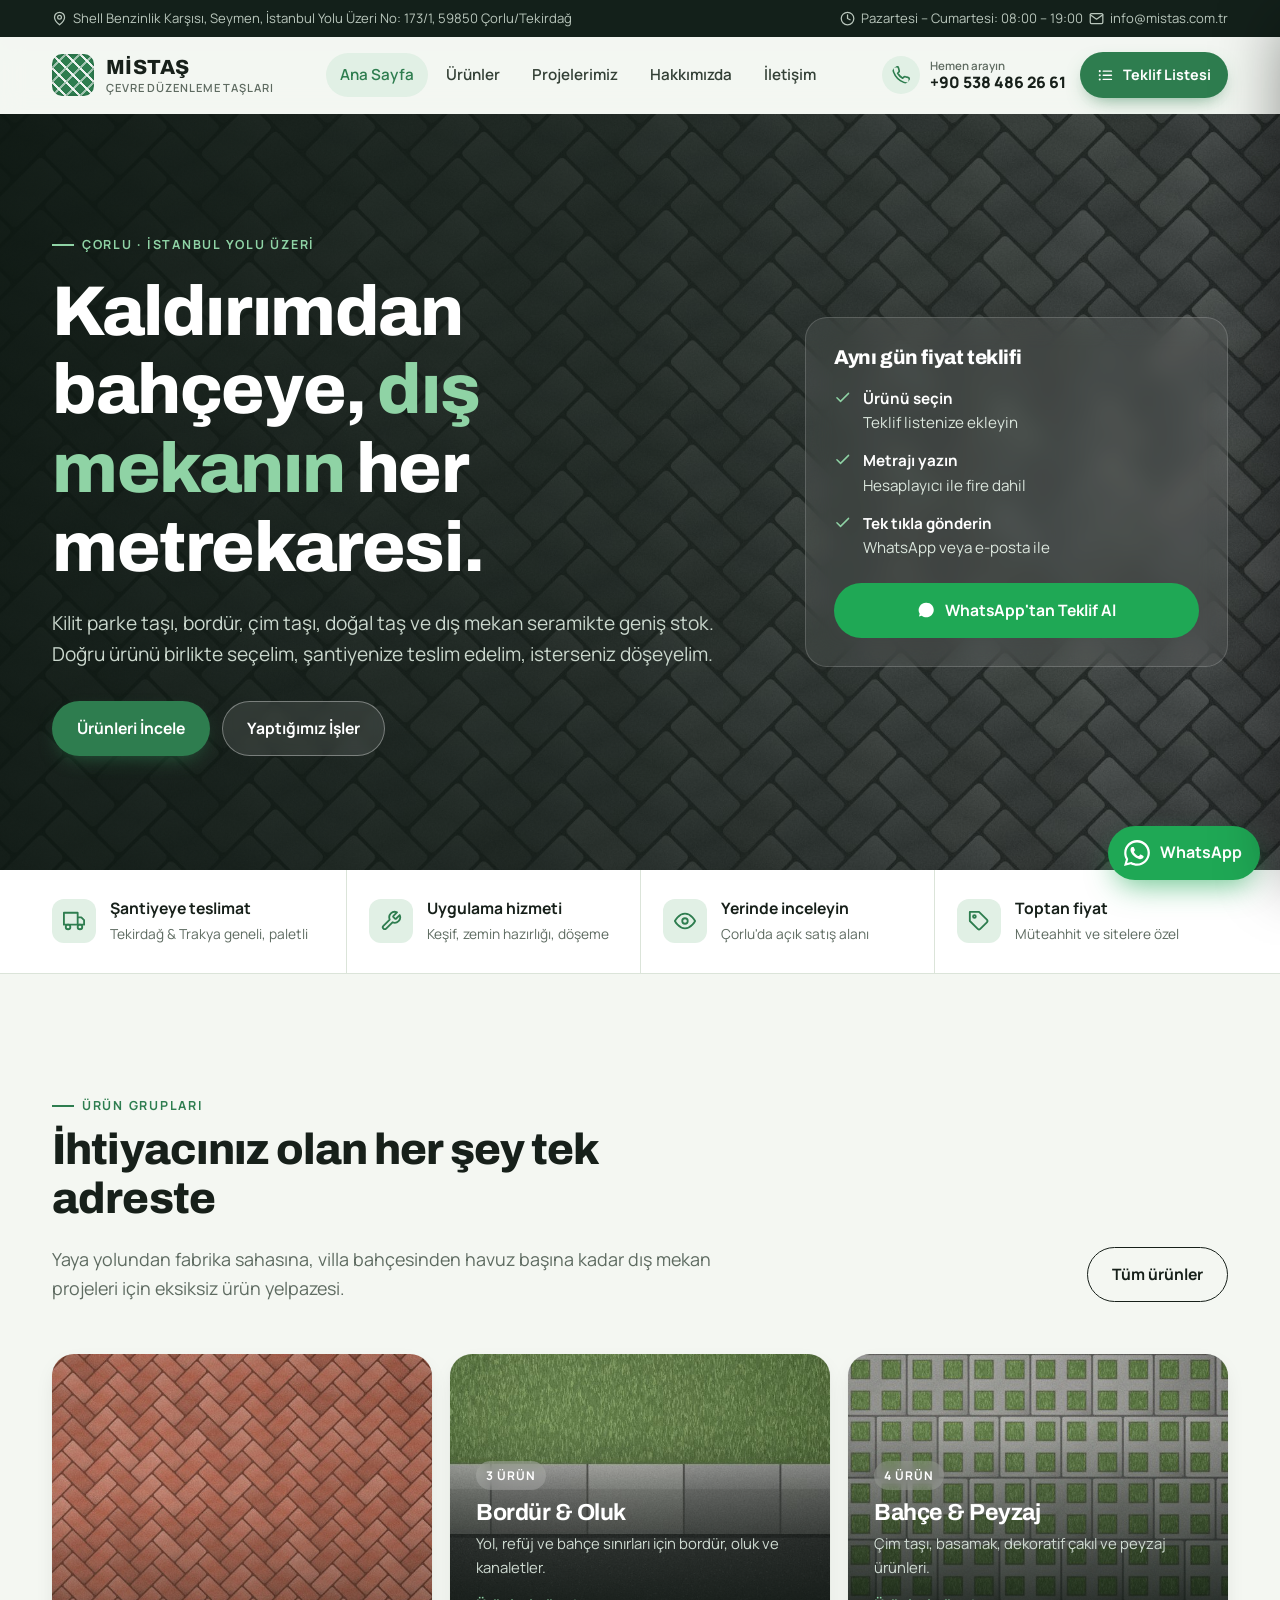
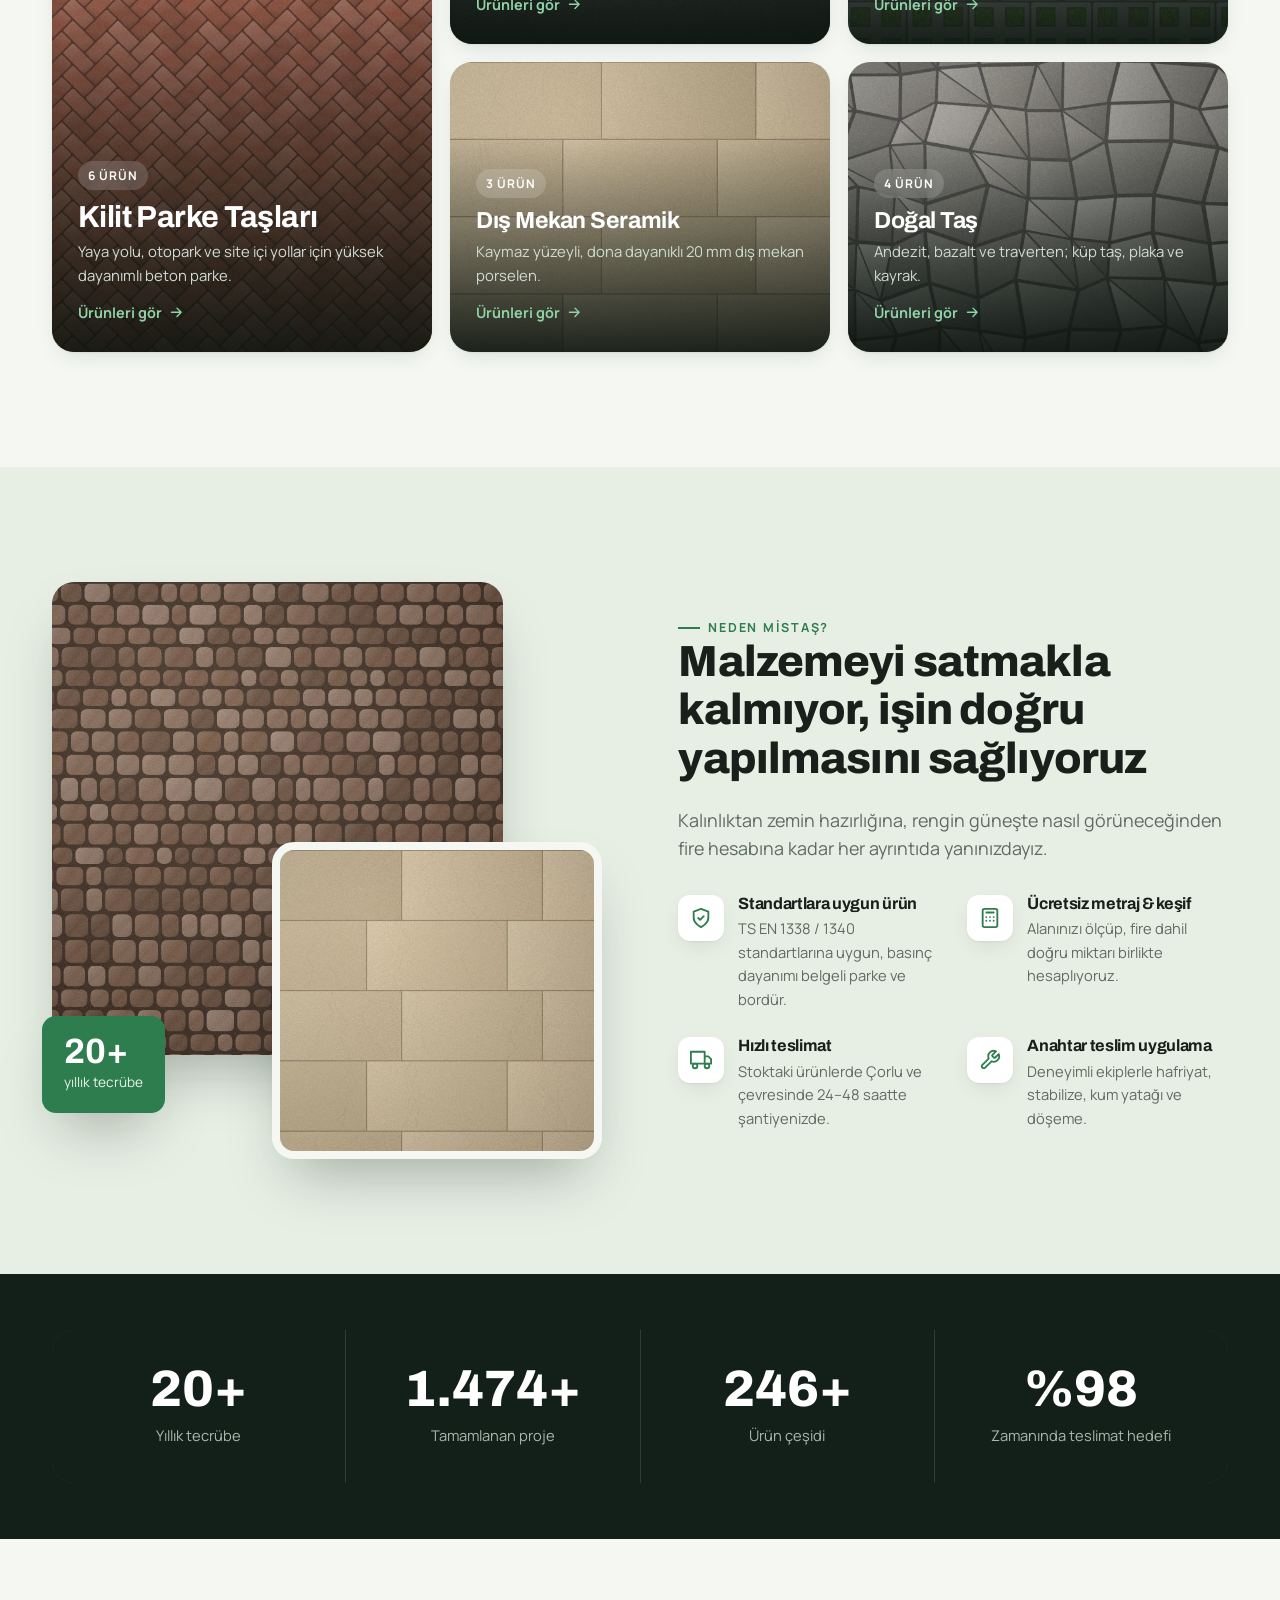
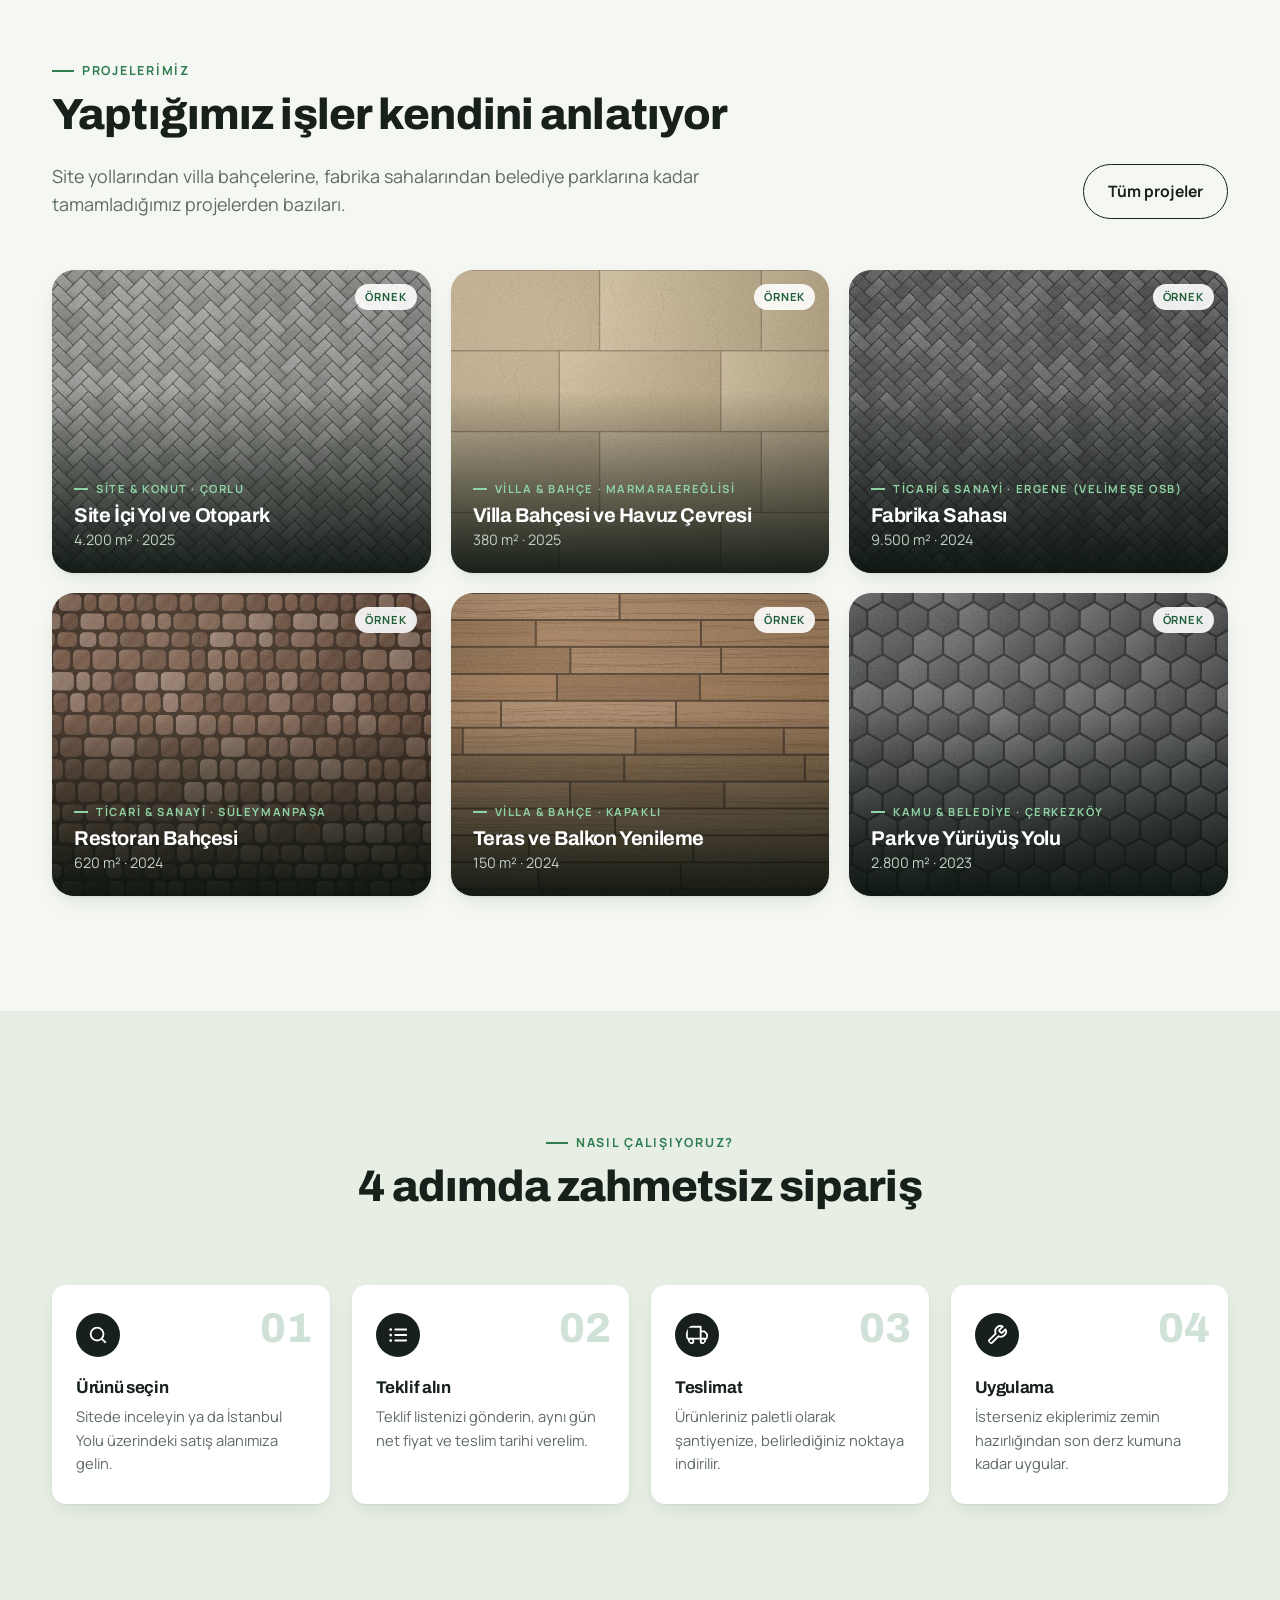
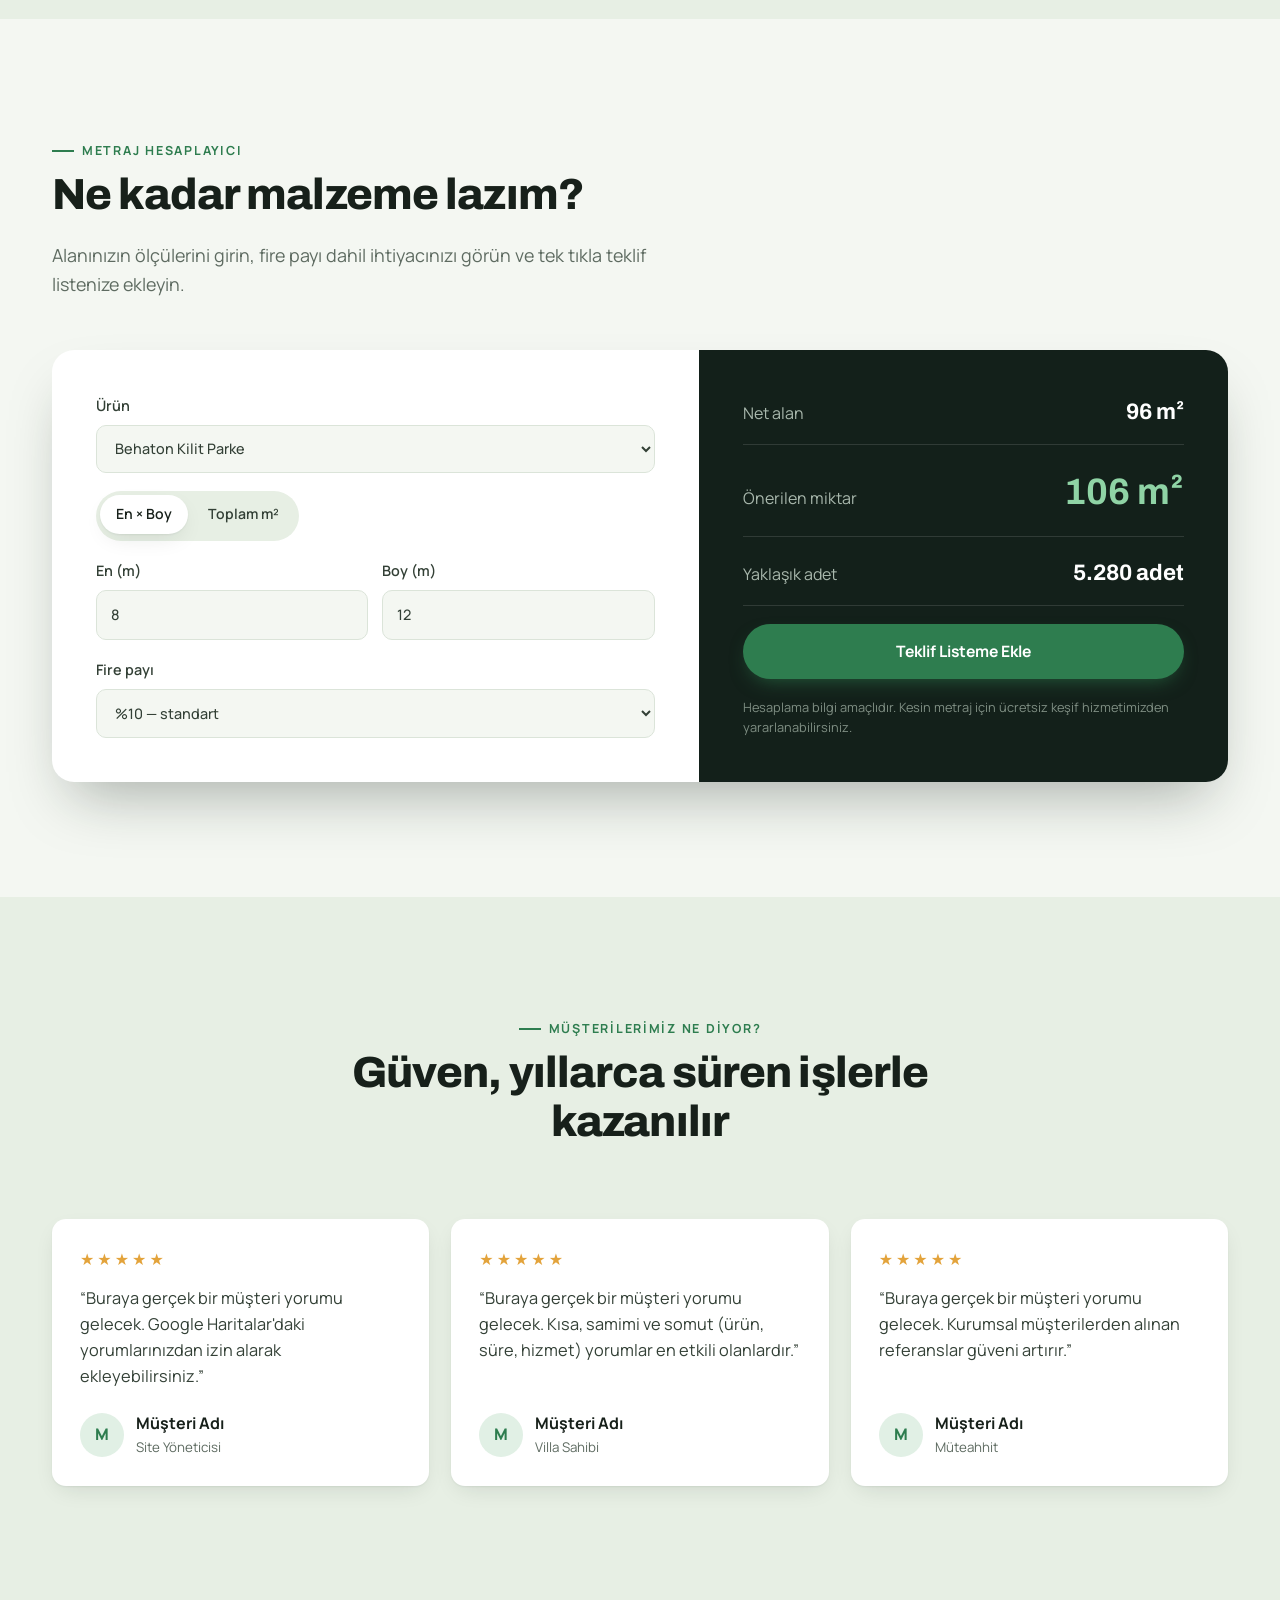
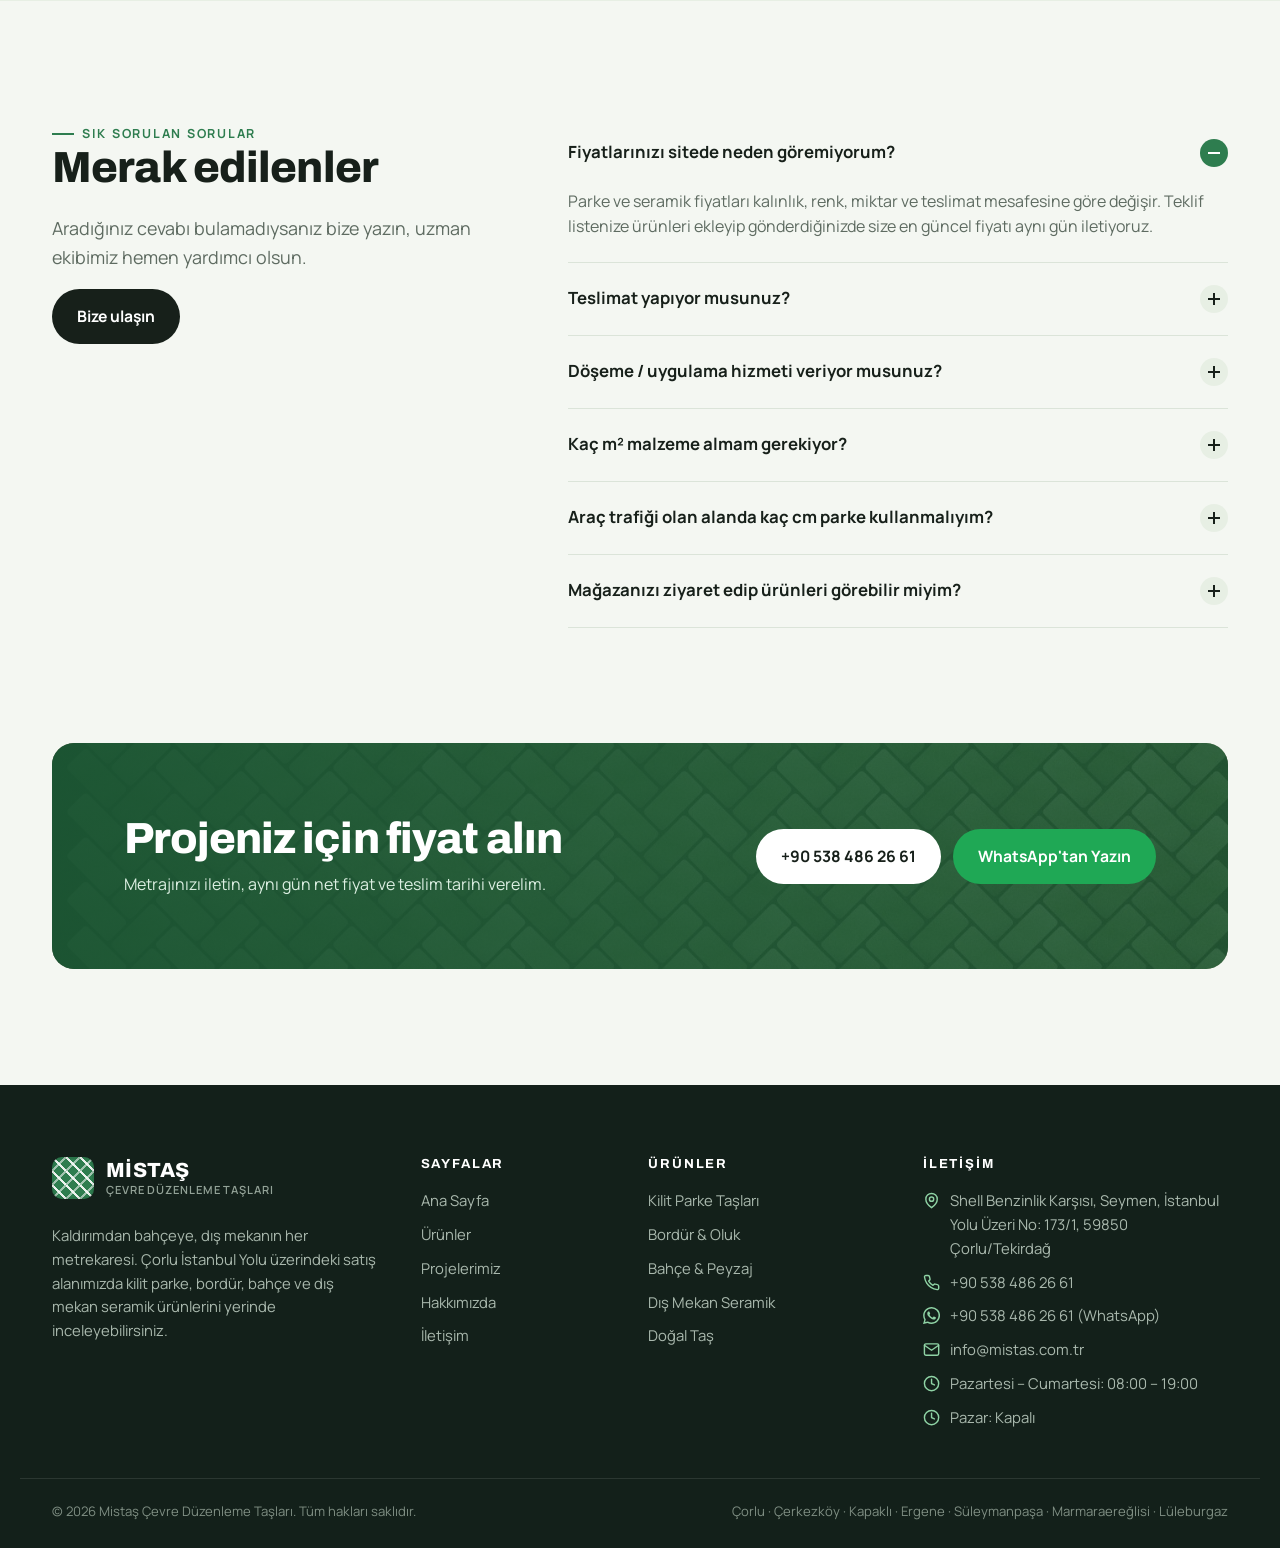
<file: index.html>
<!doctype html>
<html lang="tr">
<head>
  <meta charset="utf-8">
  <meta name="viewport" content="width=device-width, initial-scale=1">
  <title>Mistaş | Kilit Parke, Bordür, Bahçe ve Dış Mekan Seramik — Çorlu / Tekirdağ</title>
  <meta name="description" content="Mistaş; Çorlu İstanbul Yolu üzerinde kilit parke taşı, bordür, çim taşı, bahçe düzenleme ürünleri ve dış mekan seramik satışı. Tekirdağ ve Trakya geneli teslimat ve uygulama. Hemen teklif alın.">
  <link rel="canonical" href="https://www.mistas.com.tr/">
  <meta property="og:type" content="website">
  <meta property="og:locale" content="tr_TR">
  <meta property="og:title" content="Mistaş | Kilit Parke, Bordür ve Dış Mekan Ürünleri">
  <meta property="og:description" content="Kaldırımdan bahçeye, dış mekanın her metrekaresi. Çorlu İstanbul Yolu üzeri satış alanı, Trakya geneli teslimat.">
  <meta property="og:url" content="https://www.mistas.com.tr/">
  <meta property="og:image" content="https://www.mistas.com.tr/assets/img/og.jpg">
  <meta name="theme-color" content="#13201a">
  <link rel="icon" href="assets/img/favicon.svg" type="image/svg+xml">
  <link rel="preconnect" href="https://fonts.googleapis.com">
  <link rel="preconnect" href="https://fonts.gstatic.com" crossorigin>
  <link href="https://fonts.googleapis.com/css2?family=Archivo:wght@600;700;800&family=Manrope:wght@400;500;600;700;800&display=swap" rel="stylesheet">
  <link rel="stylesheet" href="assets/css/style.css">
  <script type="application/ld+json">
  {
    "@context": "https://schema.org",
    "@type": "HomeAndConstructionBusiness",
    "name": "Mistaş",
    "url": "https://www.mistas.com.tr/",
    "image": "https://www.mistas.com.tr/assets/img/og.jpg",
    "description": "Kilit parke taşı, bordür, bahçe düzenleme ve dış mekan seramik ürünleri satışı ve uygulaması.",
    "telephone": "+905384862661",
    "address": {
      "@type": "PostalAddress",
      "streetAddress": "Seymen, İstanbul Yolu Üzeri No: 173/1 (Shell Benzinlik Karşısı)",
      "addressLocality": "Çorlu",
      "addressRegion": "Tekirdağ",
      "postalCode": "59850",
      "addressCountry": "TR"
    },
    "geo": { "@type": "GeoCoordinates", "latitude": 41.100206095437336, "longitude": 27.950081271164475 },
    "hasMap": "https://www.google.com/maps/search/?api=1&query=41.100206095437336,27.950081271164475",
    "areaServed": ["Çorlu", "Çerkezköy", "Kapaklı", "Ergene", "Süleymanpaşa", "Marmaraereğlisi", "Muratlı", "Lüleburgaz", "Silivri", "Tekirdağ"],
    "openingHoursSpecification": [{
      "@type": "OpeningHoursSpecification",
      "dayOfWeek": ["Monday", "Tuesday", "Wednesday", "Thursday", "Friday", "Saturday"],
      "opens": "08:00", "closes": "19:00"
    }]
  }
  </script>
</head>
<body data-page="index">
  <a class="skip" href="#main">İçeriğe geç</a>
  <header id="site-header"></header>

  <main id="main">
    <!-- HERO -->
    <section class="hero">
      <div class="hero-bg" data-desen="herringbone" data-renk="Antrasit" data-w="1800" data-h="1100" aria-hidden="true"></div>
      <div class="container hero-in">
        <div>
          <span class="eyebrow">Çorlu · İstanbul Yolu Üzeri</span>
          <h1>Kaldırımdan bahçeye, <em>dış mekanın</em> her metrekaresi.</h1>
          <p class="lead">Kilit parke taşı, bordür, çim taşı, doğal taş ve dış mekan seramikte geniş stok. Doğru ürünü birlikte seçelim, şantiyenize teslim edelim, isterseniz döşeyelim.</p>
          <div class="hero-actions">
            <a class="btn btn-primary" href="urunler.html">Ürünleri İncele</a>
            <a class="btn btn-glass" href="projeler.html">Yaptığımız İşler</a>
          </div>
        </div>
        <aside class="hero-card" aria-label="Hızlı teklif">
          <h2>Aynı gün fiyat teklifi</h2>
          <ul>
            <li><svg class="ico" viewBox="0 0 24 24"><path d="M20 6 9 17l-5-5"/></svg><span><strong>Ürünü seçin</strong>Teklif listenize ekleyin</span></li>
            <li><svg class="ico" viewBox="0 0 24 24"><path d="M20 6 9 17l-5-5"/></svg><span><strong>Metrajı yazın</strong>Hesaplayıcı ile fire dahil</span></li>
            <li><svg class="ico" viewBox="0 0 24 24"><path d="M20 6 9 17l-5-5"/></svg><span><strong>Tek tıkla gönderin</strong>WhatsApp veya e-posta ile</span></li>
          </ul>
          <a class="btn btn-wa btn-block" data-site="whatsapp" data-mesaj="Merhaba, fiyat teklifi almak istiyorum." target="_blank" rel="noopener" href="#">
            <svg class="ico ico-fill" viewBox="0 0 24 24" aria-hidden="true"><path d="M12 2.2A9.8 9.8 0 0 0 3.6 17l-1 3.6 3.7-1A9.8 9.8 0 1 0 12 2.2zm5.5 12.2c-.3-.1-1.8-.9-2-1-.3-.1-.5-.1-.7.1l-.9 1.2c-.2.2-.3.2-.6.1-1.6-.8-2.7-1.6-3.8-3.4-.3-.5.3-.5.8-1.6v-.5l-.9-2.2c-.2-.6-.5-.5-.7-.5h-.6c-.2 0-.5.1-.8.4-.3.3-1 1-1 2.5s1.1 2.9 1.2 3.1c.1.2 2.1 3.2 5.1 4.5 1.9.8 2.6.9 3.6.7.6-.1 1.8-.7 2-1.4.2-.7.2-1.3.2-1.4-.1-.1-.3-.2-.6-.3z"/></svg>
            WhatsApp'tan Teklif Al
          </a>
        </aside>
      </div>
    </section>

    <!-- GÜVEN ŞERİDİ -->
    <section class="trust" aria-label="Hizmetlerimiz">
      <div class="container trust-in">
        <div class="trust-i"><svg class="ico" viewBox="0 0 24 24"><path d="M1 3h15v13H1zM16 8h4l3 3v5h-7z"/><circle cx="5.5" cy="18.5" r="2.5"/><circle cx="18.5" cy="18.5" r="2.5"/></svg><div><strong>Şantiyeye teslimat</strong><span>Tekirdağ & Trakya geneli, paletli</span></div></div>
        <div class="trust-i"><svg class="ico" viewBox="0 0 24 24"><path d="M14.7 6.3a1 1 0 0 0 0 1.4l1.6 1.6a1 1 0 0 0 1.4 0l3.8-3.8a6 6 0 0 1-7.9 7.9l-6.9 6.9a2.1 2.1 0 0 1-3-3l6.9-6.9a6 6 0 0 1 7.9-7.9l-3.8 3.8z"/></svg><div><strong>Uygulama hizmeti</strong><span>Keşif, zemin hazırlığı, döşeme</span></div></div>
        <div class="trust-i"><svg class="ico" viewBox="0 0 24 24"><path d="M1 12s4-8 11-8 11 8 11 8-4 8-11 8-11-8-11-8z"/><circle cx="12" cy="12" r="3"/></svg><div><strong>Yerinde inceleyin</strong><span>Çorlu'da açık satış alanı</span></div></div>
        <div class="trust-i"><svg class="ico" viewBox="0 0 24 24"><path d="M20.6 13.4 13.4 20.6a2 2 0 0 1-2.8 0L2 12V2h10l8.6 8.6a2 2 0 0 1 0 2.8z"/><circle cx="7" cy="7" r="1.5"/></svg><div><strong>Toptan fiyat</strong><span>Müteahhit ve sitelere özel</span></div></div>
      </div>
    </section>

    <!-- KATEGORİLER -->
    <section class="section">
      <div class="container">
        <div class="head">
          <div>
            <span class="eyebrow">Ürün Grupları</span>
            <h2>İhtiyacınız olan her şey tek adreste</h2>
            <p class="lead">Yaya yolundan fabrika sahasına, villa bahçesinden havuz başına kadar dış mekan projeleri için eksiksiz ürün yelpazesi.</p>
          </div>
          <a class="btn btn-outline" href="urunler.html">Tüm ürünler</a>
        </div>
        <div class="cat-grid" id="kategori-grid"></div>
      </div>
    </section>

    <!-- NEDEN BİZ -->
    <section class="section section-alt">
      <div class="container split">
        <div class="media-stack reveal">
          <div class="m1" data-desen="cobble" data-renk="Kahverengi" data-w="900" data-h="900"></div>
          <div class="m2" data-desen="tile" data-renk="Bej" data-w="700" data-h="600"></div>
          <div class="badge-x"><strong data-yil>20+</strong><span>yıllık tecrübe</span></div>
        </div>
        <div>
          <span class="eyebrow">Neden Mistaş?</span>
          <h2>Malzemeyi satmakla kalmıyor, işin doğru yapılmasını sağlıyoruz</h2>
          <p class="lead">Kalınlıktan zemin hazırlığına, rengin güneşte nasıl görüneceğinden fire hesabına kadar her ayrıntıda yanınızdayız.</p>
          <div class="features">
            <div class="feature"><svg class="ico" viewBox="0 0 24 24"><path d="M12 22s8-4 8-10V5l-8-3-8 3v7c0 6 8 10 8 10z"/><path d="m9 12 2 2 4-4"/></svg><div><h3>Standartlara uygun ürün</h3><p>TS EN 1338 / 1340 standartlarına uygun, basınç dayanımı belgeli parke ve bordür.</p></div></div>
            <div class="feature"><svg class="ico" viewBox="0 0 24 24"><rect x="4" y="2" width="16" height="20" rx="2"/><path d="M8 6h8M8 11h.01M12 11h.01M16 11h.01M8 15h.01M12 15h.01M16 15h.01"/></svg><div><h3>Ücretsiz metraj & keşif</h3><p>Alanınızı ölçüp, fire dahil doğru miktarı birlikte hesaplıyoruz.</p></div></div>
            <div class="feature"><svg class="ico" viewBox="0 0 24 24"><path d="M1 3h15v13H1zM16 8h4l3 3v5h-7z"/><circle cx="5.5" cy="18.5" r="2.5"/><circle cx="18.5" cy="18.5" r="2.5"/></svg><div><h3>Hızlı teslimat</h3><p>Stoktaki ürünlerde Çorlu ve çevresinde 24–48 saatte şantiyenizde.</p></div></div>
            <div class="feature"><svg class="ico" viewBox="0 0 24 24"><path d="M14.7 6.3a1 1 0 0 0 0 1.4l1.6 1.6a1 1 0 0 0 1.4 0l3.8-3.8a6 6 0 0 1-7.9 7.9l-6.9 6.9a2.1 2.1 0 0 1-3-3l6.9-6.9a6 6 0 0 1 7.9-7.9l-3.8 3.8z"/></svg><div><h3>Anahtar teslim uygulama</h3><p>Deneyimli ekiplerle hafriyat, stabilize, kum yatağı ve döşeme.</p></div></div>
          </div>
        </div>
      </div>
    </section>

    <!-- RAKAMLAR -->
    <section class="section-dark" style="padding: 56px 0">
      <div class="container"><div class="stats" id="rakamlar"></div></div>
    </section>

    <!-- PROJELER -->
    <section class="section">
      <div class="container">
        <div class="head">
          <div>
            <span class="eyebrow">Projelerimiz</span>
            <h2>Yaptığımız işler kendini anlatıyor</h2>
            <p class="lead">Site yollarından villa bahçelerine, fabrika sahalarından belediye parklarına kadar tamamladığımız projelerden bazıları.</p>
          </div>
          <a class="btn btn-outline" href="projeler.html">Tüm projeler</a>
        </div>
        <div class="projects" id="proje-grid" data-limit="6"></div>
      </div>
    </section>

    <!-- SÜREÇ -->
    <section class="section section-alt">
      <div class="container">
        <div class="head center"><div>
          <span class="eyebrow">Nasıl Çalışıyoruz?</span>
          <h2>4 adımda zahmetsiz sipariş</h2>
        </div></div>
        <div class="steps">
          <div class="step reveal"><svg class="ico" viewBox="0 0 24 24"><circle cx="11" cy="11" r="7"/><path d="m21 21-4.3-4.3"/></svg><h3>Ürünü seçin</h3><p>Sitede inceleyin ya da İstanbul Yolu üzerindeki satış alanımıza gelin.</p></div>
          <div class="step reveal"><svg class="ico" viewBox="0 0 24 24"><path d="M9 6h12M9 12h12M9 18h12"/><path d="M4 6h.01M4 12h.01M4 18h.01" stroke-width="3"/></svg><h3>Teklif alın</h3><p>Teklif listenizi gönderin, aynı gün net fiyat ve teslim tarihi verelim.</p></div>
          <div class="step reveal"><svg class="ico" viewBox="0 0 24 24"><path d="M1 3h15v13H1zM16 8h4l3 3v5h-7z"/><circle cx="5.5" cy="18.5" r="2.5"/><circle cx="18.5" cy="18.5" r="2.5"/></svg><h3>Teslimat</h3><p>Ürünleriniz paletli olarak şantiyenize, belirlediğiniz noktaya indirilir.</p></div>
          <div class="step reveal"><svg class="ico" viewBox="0 0 24 24"><path d="M14.7 6.3a1 1 0 0 0 0 1.4l1.6 1.6a1 1 0 0 0 1.4 0l3.8-3.8a6 6 0 0 1-7.9 7.9l-6.9 6.9a2.1 2.1 0 0 1-3-3l6.9-6.9a6 6 0 0 1 7.9-7.9l-3.8 3.8z"/></svg><h3>Uygulama</h3><p>İsterseniz ekiplerimiz zemin hazırlığından son derz kumuna kadar uygular.</p></div>
        </div>
      </div>
    </section>

    <!-- HESAPLAYICI -->
    <section class="section" id="hesapla">
      <div class="container">
        <div class="head"><div>
          <span class="eyebrow">Metraj Hesaplayıcı</span>
          <h2>Ne kadar malzeme lazım?</h2>
          <p class="lead">Alanınızın ölçülerini girin, fire payı dahil ihtiyacınızı görün ve tek tıkla teklif listenize ekleyin.</p>
        </div></div>
        <div class="calc" id="hesaplayici">
          <div class="calc-form">
            <label>Ürün<select id="h-urun"></select></label>
            <div class="seg-radio" role="radiogroup" aria-label="Ölçü girişi">
              <label><input type="radio" name="h-mod" value="olcu" checked><span>En × Boy</span></label>
              <label><input type="radio" name="h-mod" value="alan"><span>Toplam m²</span></label>
            </div>
            <div class="row2 h-olcu">
              <label>En (m)<input id="h-en" type="number" min="0" step="0.1" value="8" inputmode="decimal"></label>
              <label>Boy (m)<input id="h-boy" type="number" min="0" step="0.1" value="12" inputmode="decimal"></label>
            </div>
            <div class="h-alan" hidden><label>Toplam alan (m²)<input id="h-m2" type="number" min="0" step="1" value="100" inputmode="decimal"></label></div>
            <label>Fire payı<select id="h-fire">
              <option value="5">%5 — düz, kesimi az alan</option>
              <option value="10" selected>%10 — standart</option>
              <option value="15">%15 — kavisli / çok kesimli alan</option>
            </select></label>
          </div>
          <div class="calc-out" aria-live="polite">
            <div class="r"><span>Net alan</span><strong id="h-net">—</strong></div>
            <div class="r big"><span>Önerilen miktar</span><strong id="h-top">—</strong></div>
            <div class="r" id="h-adet-w"><span>Yaklaşık adet</span><strong id="h-adet">—</strong></div>
            <button class="btn btn-primary" id="h-ekle" type="button">Teklif Listeme Ekle</button>
            <p class="fine">Hesaplama bilgi amaçlıdır. Kesin metraj için ücretsiz keşif hizmetimizden yararlanabilirsiniz.</p>
          </div>
        </div>
      </div>
    </section>

    <!-- YORUMLAR -->
    <section class="section section-alt">
      <div class="container">
        <div class="head center"><div>
          <span class="eyebrow">Müşterilerimiz Ne Diyor?</span>
          <h2>Güven, yıllarca süren işlerle kazanılır</h2>
        </div></div>
        <div class="quotes" id="yorumlar"></div>
      </div>
    </section>

    <!-- SSS -->
    <section class="section">
      <div class="container faq-wrap">
        <div>
          <span class="eyebrow">Sık Sorulan Sorular</span>
          <h2>Merak edilenler</h2>
          <p class="lead">Aradığınız cevabı bulamadıysanız bize yazın, uzman ekibimiz hemen yardımcı olsun.</p>
          <a class="btn btn-dark" href="iletisim.html">Bize ulaşın</a>
        </div>
        <div id="sss"></div>
      </div>
    </section>

    <!-- CTA -->
    <section class="section" style="padding-top: 0">
      <div class="container">
        <div class="cta">
          <div class="hero-bg" data-desen="herringbone" data-renk="Yeşil" data-w="1400" data-h="600" aria-hidden="true"></div>
          <div>
            <h2>Projeniz için fiyat alın</h2>
            <p>Metrajınızı iletin, aynı gün net fiyat ve teslim tarihi verelim.</p>
          </div>
          <div class="cta-actions">
            <a class="btn btn-light" data-site="telefon" href="#">Telefon</a>
            <a class="btn btn-wa" data-site="whatsapp" data-mesaj="Merhaba, projem için fiyat teklifi almak istiyorum." target="_blank" rel="noopener" href="#">WhatsApp'tan Yazın</a>
          </div>
        </div>
      </div>
    </section>
  </main>

  <footer id="site-footer"></footer>

  <script src="assets/js/config.js"></script>
  <script src="assets/js/data.js"></script>
  <script src="assets/js/desen.js"></script>
  <script src="assets/js/main.js"></script>
</body>
</html>
</file>
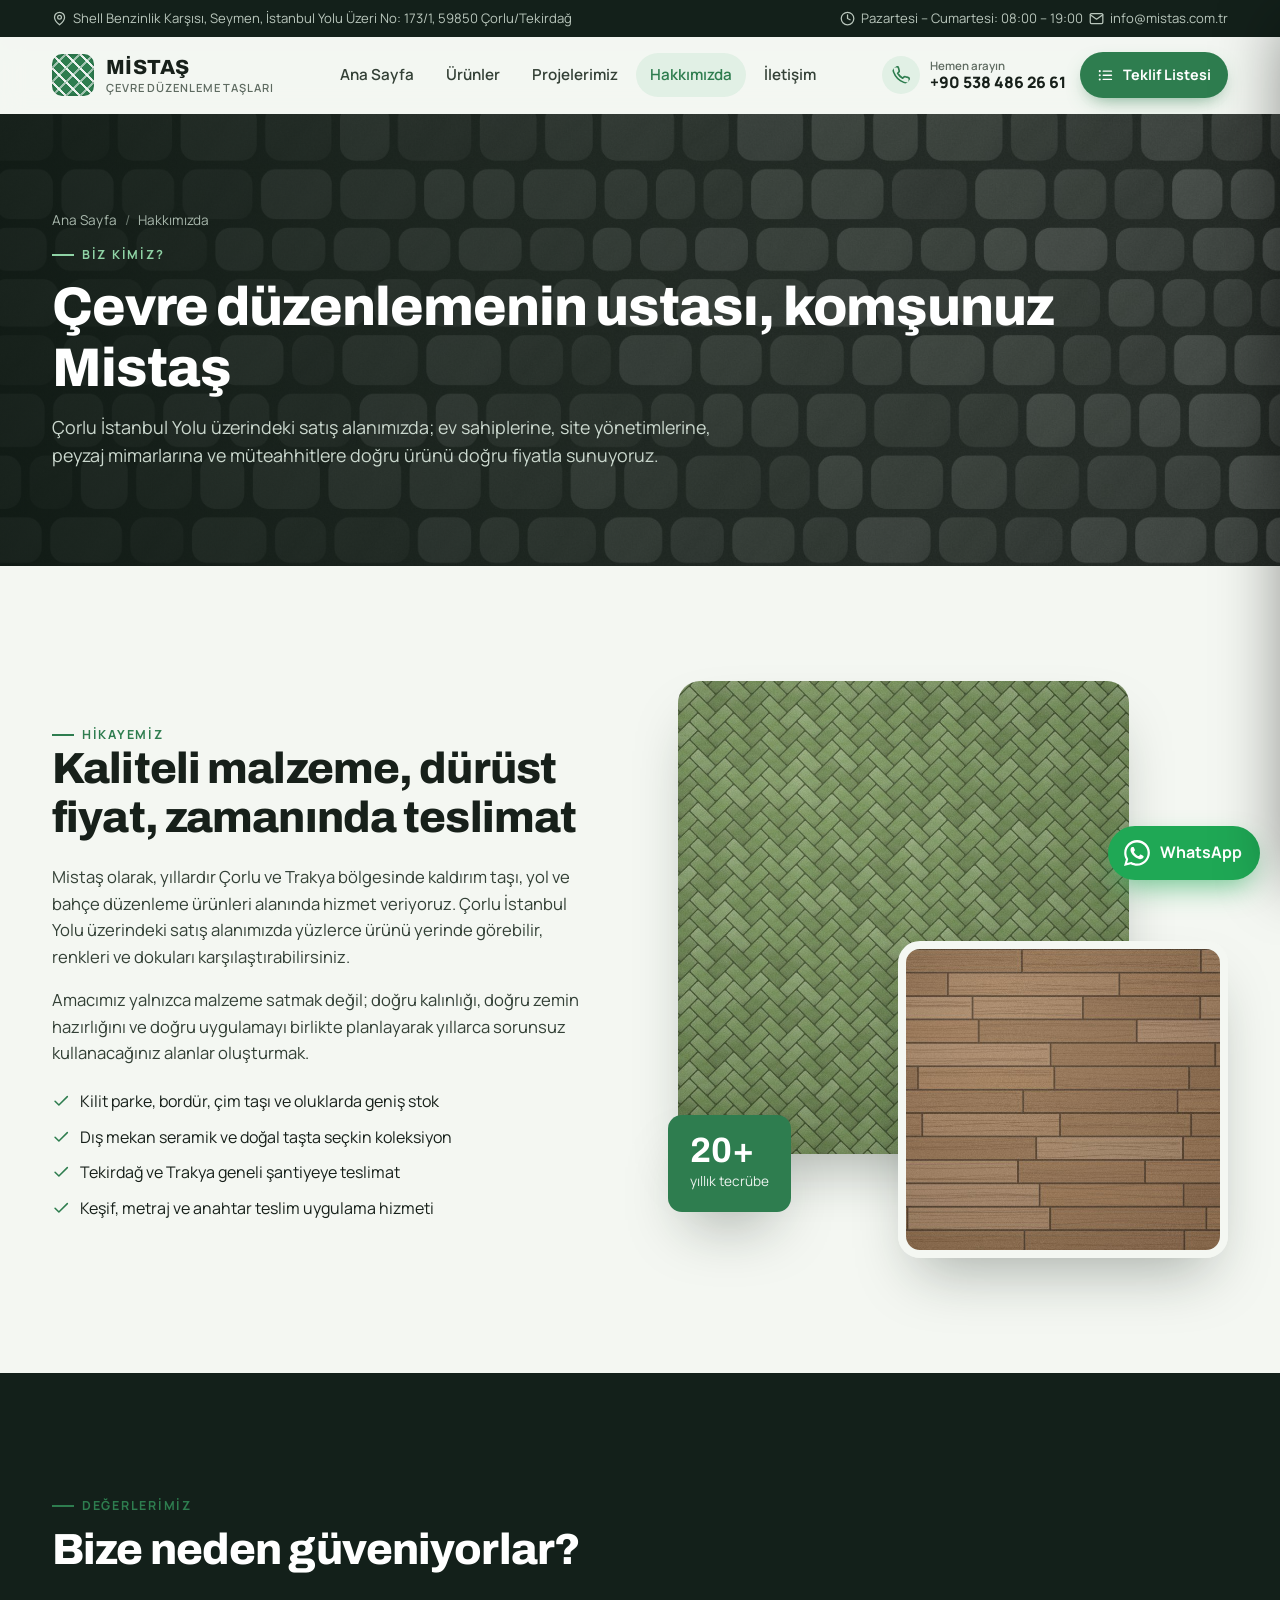
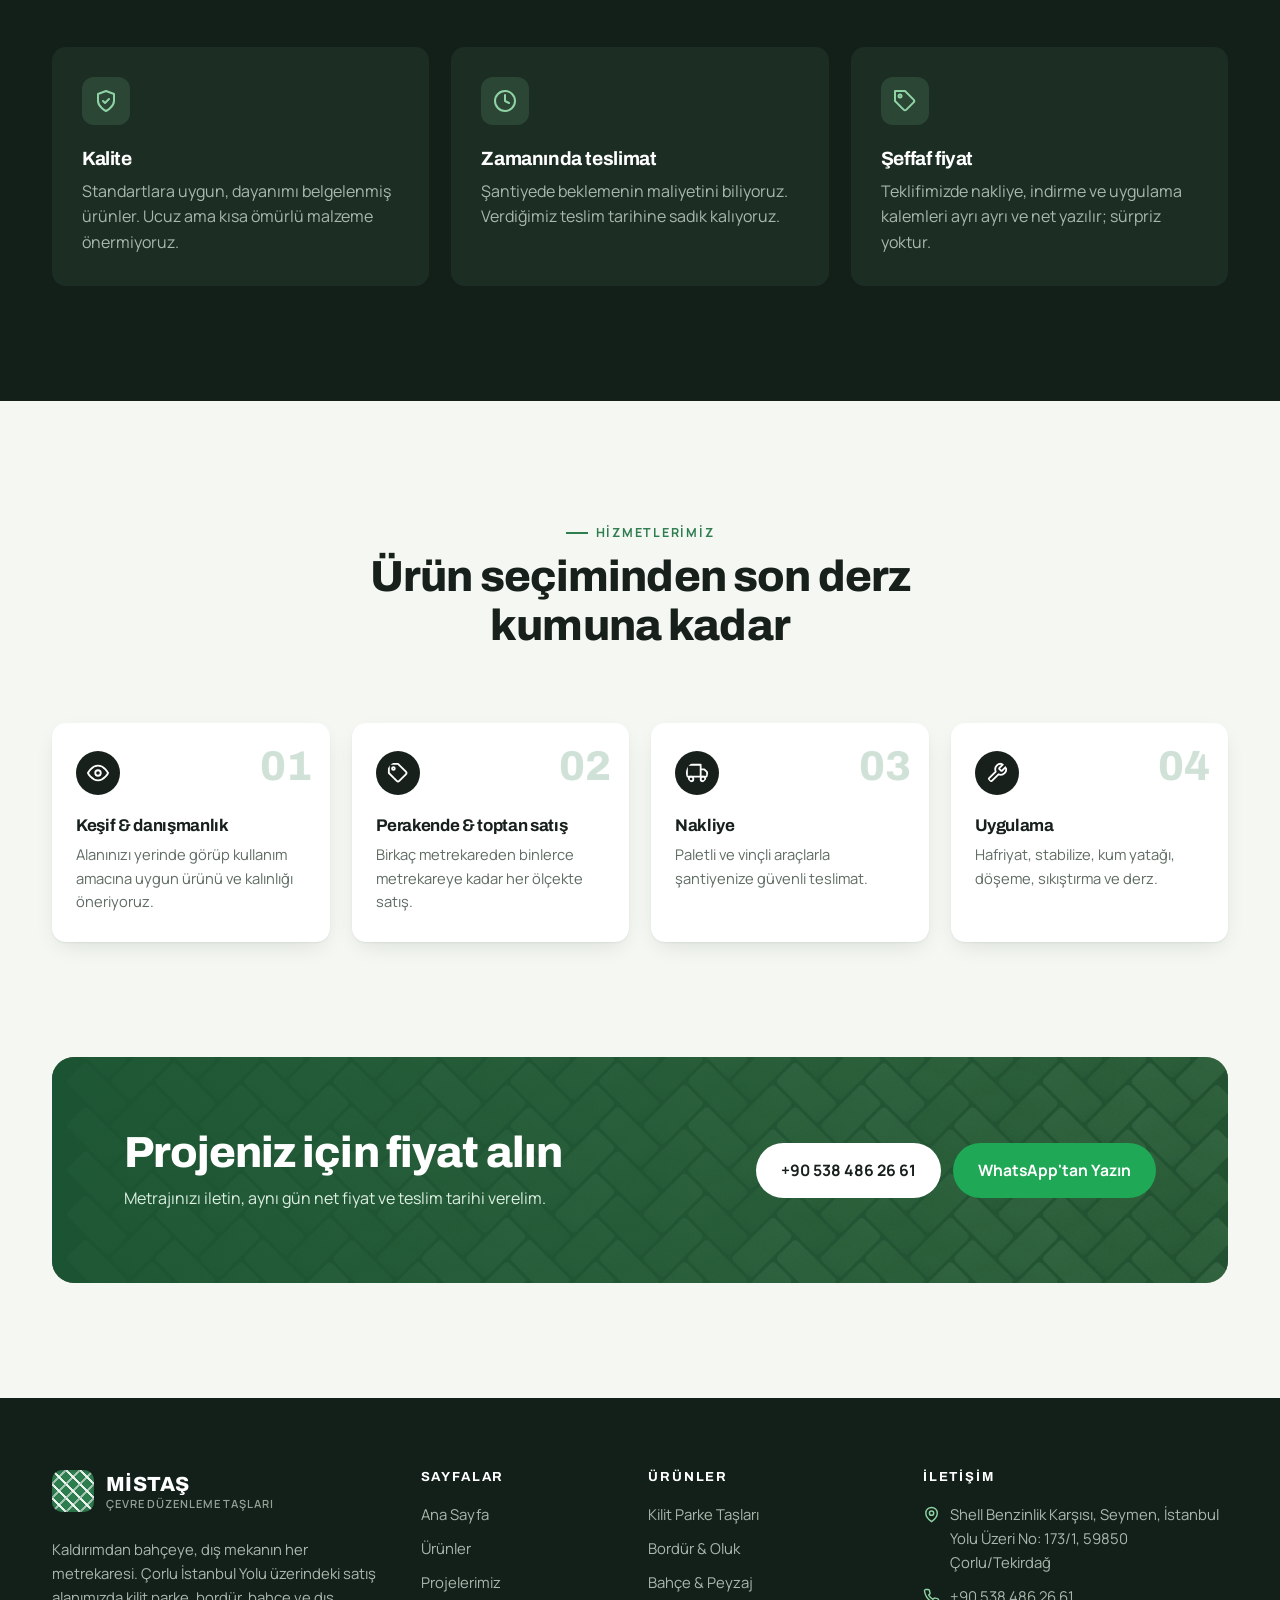
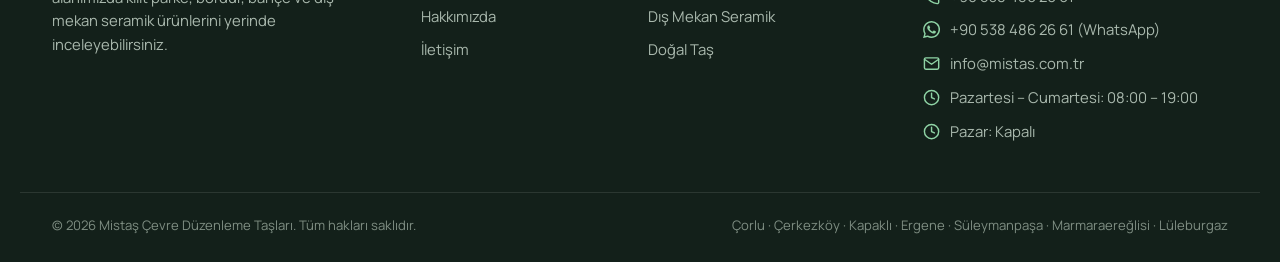
<file: hakkimizda.html>
<!doctype html>
<html lang="tr">
<head>
  <meta charset="utf-8">
  <meta name="viewport" content="width=device-width, initial-scale=1">
  <title>Hakkımızda | Mistaş — Çorlu Parke ve Dış Mekan Ürünleri</title>
  <meta name="description" content="Mistaş, Çorlu İstanbul Yolu üzerinde kilit parke, bordür, bahçe ve dış mekan seramik ürünlerinin satışı ve uygulamasında güvenilir çözüm ortağınız.">
  <link rel="canonical" href="https://www.mistas.com.tr/hakkimizda.html">
  <meta property="og:type" content="website">
  <meta property="og:locale" content="tr_TR">
  <meta property="og:title" content="Hakkımızda | Mistaş — Çorlu Parke ve Dış Mekan Ürünleri">
  <meta property="og:description" content="Mistaş, Çorlu İstanbul Yolu üzerinde kilit parke, bordür, bahçe ve dış mekan seramik ürünlerinin satışı ve uygulamasında güvenilir çözüm ortağınız.">
  <meta property="og:url" content="https://www.mistas.com.tr/hakkimizda.html">
  <meta property="og:image" content="https://www.mistas.com.tr/assets/img/og.jpg">
  <meta name="theme-color" content="#13201a">
  <link rel="icon" href="assets/img/favicon.svg" type="image/svg+xml">
  <link rel="preconnect" href="https://fonts.googleapis.com">
  <link rel="preconnect" href="https://fonts.gstatic.com" crossorigin>
  <link href="https://fonts.googleapis.com/css2?family=Archivo:wght@600;700;800&family=Manrope:wght@400;500;600;700;800&display=swap" rel="stylesheet">
  <link rel="stylesheet" href="assets/css/style.css">
</head>
<body data-page="hakkimizda">
  <a class="skip" href="#main">İçeriğe geç</a>
  <header id="site-header"></header>

  <main id="main">
    <section class="page-hero">
      <div class="hero-bg" data-desen="cobble" data-renk="Gri" data-w="1600" data-h="600" aria-hidden="true"></div>
      <div class="container">
        <ol class="crumbs"><li><a href="index.html">Ana Sayfa</a></li><li>Hakkımızda</li></ol>
        <span class="eyebrow">Biz Kimiz?</span>
        <h1>Çevre düzenlemenin ustası, komşunuz Mistaş</h1>
        <p class="lead">Çorlu İstanbul Yolu üzerindeki satış alanımızda; ev sahiplerine, site yönetimlerine, peyzaj mimarlarına ve müteahhitlere doğru ürünü doğru fiyatla sunuyoruz.</p>
      </div>
    </section>

    <section class="section">
      <div class="container split">
        <div class="prose">
          <span class="eyebrow">Hikayemiz</span>
          <h2>Kaliteli malzeme, dürüst fiyat, zamanında teslimat</h2>
          <!-- TODO: Bu paragrafları işletmenin gerçek hikayesiyle güncelleyin (kuruluş yılı, kurucu, büyüme süreci) -->
          <p>Mistaş olarak, yıllardır Çorlu ve Trakya bölgesinde kaldırım taşı, yol ve bahçe düzenleme ürünleri alanında hizmet veriyoruz. Çorlu İstanbul Yolu üzerindeki satış alanımızda yüzlerce ürünü yerinde görebilir, renkleri ve dokuları karşılaştırabilirsiniz.</p>
          <p>Amacımız yalnızca malzeme satmak değil; doğru kalınlığı, doğru zemin hazırlığını ve doğru uygulamayı birlikte planlayarak yıllarca sorunsuz kullanacağınız alanlar oluşturmak.</p>
          <ul class="checks">
            <li><svg class="ico" viewBox="0 0 24 24"><path d="M20 6 9 17l-5-5"/></svg><span>Kilit parke, bordür, çim taşı ve oluklarda geniş stok</span></li>
            <li><svg class="ico" viewBox="0 0 24 24"><path d="M20 6 9 17l-5-5"/></svg><span>Dış mekan seramik ve doğal taşta seçkin koleksiyon</span></li>
            <li><svg class="ico" viewBox="0 0 24 24"><path d="M20 6 9 17l-5-5"/></svg><span>Tekirdağ ve Trakya geneli şantiyeye teslimat</span></li>
            <li><svg class="ico" viewBox="0 0 24 24"><path d="M20 6 9 17l-5-5"/></svg><span>Keşif, metraj ve anahtar teslim uygulama hizmeti</span></li>
          </ul>
        </div>
        <div class="media-stack reveal">
          <div class="m1" data-desen="herringbone" data-renk="Yeşil" data-w="900" data-h="900"></div>
          <div class="m2" data-desen="wood" data-renk="Meşe" data-w="700" data-h="600"></div>
          <div class="badge-x"><strong data-yil>20+</strong><span>yıllık tecrübe</span></div>
        </div>
      </div>
    </section>

    <section class="section section-dark">
      <div class="container">
        <div class="head"><div>
          <span class="eyebrow">Değerlerimiz</span>
          <h2 style="color:#fff">Bize neden güveniyorlar?</h2>
        </div></div>
        <div class="values">
          <div class="value reveal"><svg class="ico" viewBox="0 0 24 24"><path d="M12 22s8-4 8-10V5l-8-3-8 3v7c0 6 8 10 8 10z"/><path d="m9 12 2 2 4-4"/></svg><h3>Kalite</h3><p>Standartlara uygun, dayanımı belgelenmiş ürünler. Ucuz ama kısa ömürlü malzeme önermiyoruz.</p></div>
          <div class="value reveal"><svg class="ico" viewBox="0 0 24 24"><circle cx="12" cy="12" r="10"/><path d="M12 6v6l4 2"/></svg><h3>Zamanında teslimat</h3><p>Şantiyede beklemenin maliyetini biliyoruz. Verdiğimiz teslim tarihine sadık kalıyoruz.</p></div>
          <div class="value reveal"><svg class="ico" viewBox="0 0 24 24"><path d="M20.6 13.4 13.4 20.6a2 2 0 0 1-2.8 0L2 12V2h10l8.6 8.6a2 2 0 0 1 0 2.8z"/><circle cx="7" cy="7" r="1.5"/></svg><h3>Şeffaf fiyat</h3><p>Teklifimizde nakliye, indirme ve uygulama kalemleri ayrı ayrı ve net yazılır; sürpriz yoktur.</p></div>
        </div>
      </div>
    </section>

    <section class="section">
      <div class="container">
        <div class="head center"><div>
          <span class="eyebrow">Hizmetlerimiz</span>
          <h2>Ürün seçiminden son derz kumuna kadar</h2>
        </div></div>
        <div class="steps">
          <div class="step reveal"><svg class="ico" viewBox="0 0 24 24"><path d="M1 12s4-8 11-8 11 8 11 8-4 8-11 8-11-8-11-8z"/><circle cx="12" cy="12" r="3"/></svg><h3>Keşif & danışmanlık</h3><p>Alanınızı yerinde görüp kullanım amacına uygun ürünü ve kalınlığı öneriyoruz.</p></div>
          <div class="step reveal"><svg class="ico" viewBox="0 0 24 24"><path d="M20.6 13.4 13.4 20.6a2 2 0 0 1-2.8 0L2 12V2h10l8.6 8.6a2 2 0 0 1 0 2.8z"/><circle cx="7" cy="7" r="1.5"/></svg><h3>Perakende & toptan satış</h3><p>Birkaç metrekareden binlerce metrekareye kadar her ölçekte satış.</p></div>
          <div class="step reveal"><svg class="ico" viewBox="0 0 24 24"><path d="M1 3h15v13H1zM16 8h4l3 3v5h-7z"/><circle cx="5.5" cy="18.5" r="2.5"/><circle cx="18.5" cy="18.5" r="2.5"/></svg><h3>Nakliye</h3><p>Paletli ve vinçli araçlarla şantiyenize güvenli teslimat.</p></div>
          <div class="step reveal"><svg class="ico" viewBox="0 0 24 24"><path d="M14.7 6.3a1 1 0 0 0 0 1.4l1.6 1.6a1 1 0 0 0 1.4 0l3.8-3.8a6 6 0 0 1-7.9 7.9l-6.9 6.9a2.1 2.1 0 0 1-3-3l6.9-6.9a6 6 0 0 1 7.9-7.9l-3.8 3.8z"/></svg><h3>Uygulama</h3><p>Hafriyat, stabilize, kum yatağı, döşeme, sıkıştırma ve derz.</p></div>
        </div>
      </div>
    </section>

    <section class="section" style="padding-top: 0">
      <div class="container">
        <div class="cta">
          <div class="hero-bg" data-desen="herringbone" data-renk="Yeşil" data-w="1400" data-h="600" aria-hidden="true"></div>
          <div>
            <h2>Projeniz için fiyat alın</h2>
            <p>Metrajınızı iletin, aynı gün net fiyat ve teslim tarihi verelim.</p>
          </div>
          <div class="cta-actions">
            <a class="btn btn-light" data-site="telefon" href="#">Telefon</a>
            <a class="btn btn-wa" data-site="whatsapp" data-mesaj="Merhaba, projem için fiyat teklifi almak istiyorum." target="_blank" rel="noopener" href="#">WhatsApp'tan Yazın</a>
          </div>
        </div>
      </div>
    </section>
  </main>

  <footer id="site-footer"></footer>

  <script src="assets/js/config.js"></script>
  <script src="assets/js/data.js"></script>
  <script src="assets/js/desen.js"></script>
  <script src="assets/js/main.js"></script>
</body>
</html>
</file>
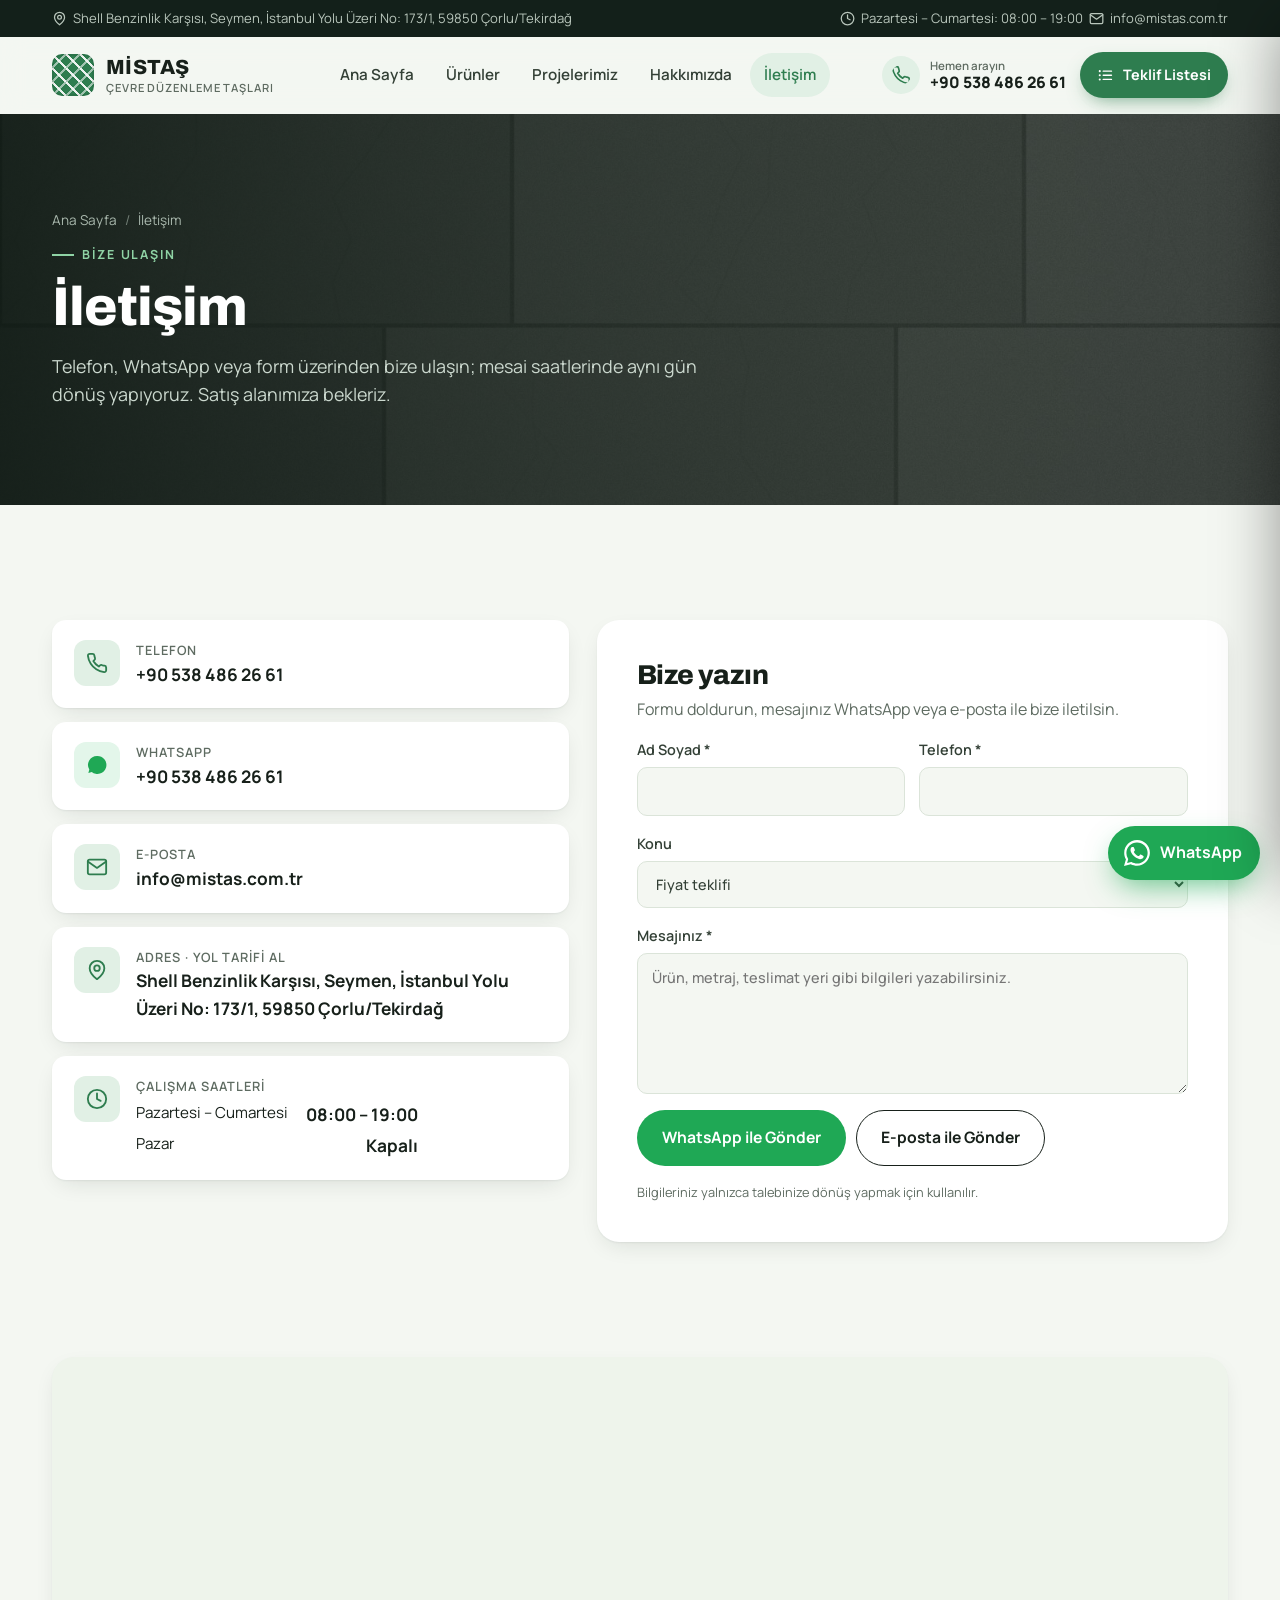
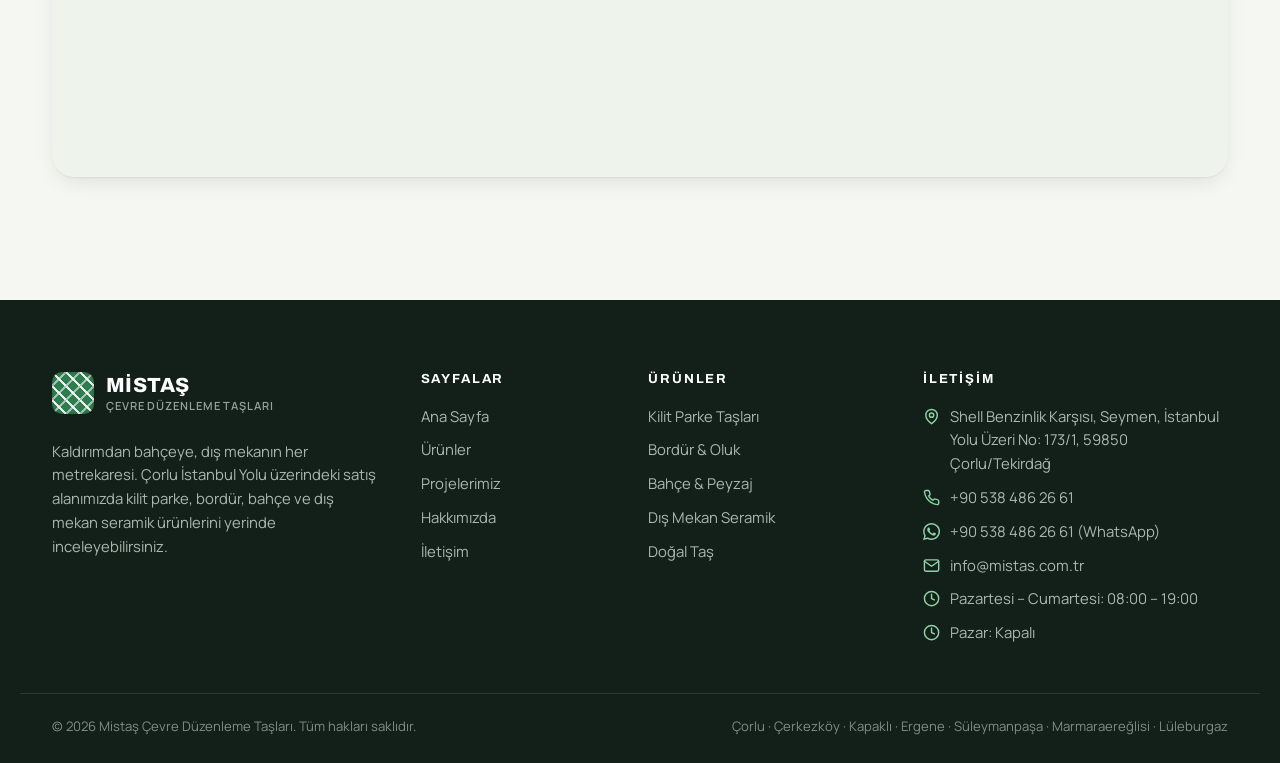
<file: iletisim.html>
<!doctype html>
<html lang="tr">
<head>
  <meta charset="utf-8">
  <meta name="viewport" content="width=device-width, initial-scale=1">
  <title>İletişim | Mistaş — Çorlu · İstanbul Yolu Üzeri</title>
  <meta name="description" content="Mistaş iletişim bilgileri: Çorlu İstanbul Yolu üzeri satış alanı, telefon, WhatsApp, e-posta, çalışma saatleri ve yol tarifi.">
  <link rel="canonical" href="https://www.mistas.com.tr/iletisim.html">
  <meta property="og:type" content="website">
  <meta property="og:locale" content="tr_TR">
  <meta property="og:title" content="İletişim | Mistaş — Çorlu · İstanbul Yolu Üzeri">
  <meta property="og:description" content="Mistaş iletişim bilgileri: Çorlu İstanbul Yolu üzeri satış alanı, telefon, WhatsApp, e-posta, çalışma saatleri ve yol tarifi.">
  <meta property="og:url" content="https://www.mistas.com.tr/iletisim.html">
  <meta property="og:image" content="https://www.mistas.com.tr/assets/img/og.jpg">
  <meta name="theme-color" content="#13201a">
  <link rel="icon" href="assets/img/favicon.svg" type="image/svg+xml">
  <link rel="preconnect" href="https://fonts.googleapis.com">
  <link rel="preconnect" href="https://fonts.gstatic.com" crossorigin>
  <link href="https://fonts.googleapis.com/css2?family=Archivo:wght@600;700;800&family=Manrope:wght@400;500;600;700;800&display=swap" rel="stylesheet">
  <link rel="stylesheet" href="assets/css/style.css">
</head>
<body data-page="iletisim">
  <a class="skip" href="#main">İçeriğe geç</a>
  <header id="site-header"></header>

  <main id="main">
    <section class="page-hero">
      <div class="hero-bg" data-desen="tile" data-renk="Gri" data-w="1600" data-h="600" aria-hidden="true"></div>
      <div class="container">
        <ol class="crumbs"><li><a href="index.html">Ana Sayfa</a></li><li>İletişim</li></ol>
        <span class="eyebrow">Bize Ulaşın</span>
        <h1>İletişim</h1>
        <p class="lead">Telefon, WhatsApp veya form üzerinden bize ulaşın; mesai saatlerinde aynı gün dönüş yapıyoruz. Satış alanımıza bekleriz.</p>
      </div>
    </section>

    <section class="section">
      <div class="container contact-grid">
        <div class="info-cards">
          <a class="info-card" data-site-card="telefon" href="#"><svg class="ico" viewBox="0 0 24 24"><path d="M22 16.9v3a2 2 0 0 1-2.2 2 19.8 19.8 0 0 1-8.6-3.1 19.5 19.5 0 0 1-6-6A19.8 19.8 0 0 1 2.1 4.2 2 2 0 0 1 4.1 2h3a2 2 0 0 1 2 1.7c.1 1 .4 1.9.7 2.8a2 2 0 0 1-.5 2.1L8 9.9a16 16 0 0 0 6 6l1.3-1.3a2 2 0 0 1 2.1-.4c.9.3 1.8.6 2.8.7a2 2 0 0 1 1.7 2z"/></svg><div><small>Telefon</small><strong data-site="telefon"></strong></div></a>
          <a class="info-card wa" data-site="whatsapp" data-mesaj="Merhaba, bilgi almak istiyorum." target="_blank" rel="noopener" href="#"><svg class="ico ico-fill" viewBox="0 0 24 24"><path d="M12 2.2A9.8 9.8 0 0 0 3.6 17l-1 3.6 3.7-1A9.8 9.8 0 1 0 12 2.2zm5.5 12.2c-.3-.1-1.8-.9-2-1-.3-.1-.5-.1-.7.1l-.9 1.2c-.2.2-.3.2-.6.1-1.6-.8-2.7-1.6-3.8-3.4-.3-.5.3-.5.8-1.6v-.5l-.9-2.2c-.2-.6-.5-.5-.7-.5h-.6c-.2 0-.5.1-.8.4-.3.3-1 1-1 2.5s1.1 2.9 1.2 3.1c.1.2 2.1 3.2 5.1 4.5 1.9.8 2.6.9 3.6.7.6-.1 1.8-.7 2-1.4.2-.7.2-1.3.2-1.4-.1-.1-.3-.2-.6-.3z"/></svg><div><small>WhatsApp</small><strong data-site-text="gsm"></strong></div></a>
          <a class="info-card" data-site-card="eposta" href="#"><svg class="ico" viewBox="0 0 24 24"><rect x="2" y="4" width="20" height="16" rx="2"/><path d="m22 6-10 7L2 6"/></svg><div><small>E-posta</small><strong data-site="eposta"></strong></div></a>
          <a class="info-card" data-site-card="adres" target="_blank" rel="noopener" href="#"><svg class="ico" viewBox="0 0 24 24"><path d="M20 10c0 6-8 12-8 12s-8-6-8-12a8 8 0 0 1 16 0z"/><circle cx="12" cy="10" r="3"/></svg><div><small>Adres · Yol tarifi al</small><strong data-site="adres"></strong></div></a>
          <div class="info-card"><svg class="ico" viewBox="0 0 24 24"><circle cx="12" cy="12" r="10"/><path d="M12 6v6l4 2"/></svg><div><small>Çalışma saatleri</small><ul class="hours" data-site="saatler"></ul></div></div>
        </div>

        <form class="form-card" id="iletisim-form" novalidate>
          <div>
            <h2>Bize yazın</h2>
            <p class="muted" style="margin:6px 0 0">Formu doldurun, mesajınız WhatsApp veya e-posta ile bize iletilsin.</p>
          </div>
          <div class="row2">
            <label>Ad Soyad *<input name="ad" autocomplete="name" required></label>
            <label>Telefon *<input name="tel" type="tel" autocomplete="tel" required></label>
          </div>
          <label>Konu<select name="konu">
            <option>Fiyat teklifi</option>
            <option>Keşif / uygulama talebi</option>
            <option>Ürün bilgisi</option>
            <option>Toptan / bayi</option>
            <option>Diğer</option>
          </select></label>
          <label>Mesajınız *<textarea name="mesaj" rows="5" required placeholder="Ürün, metraj, teslimat yeri gibi bilgileri yazabilirsiniz."></textarea></label>
          <div class="form-actions">
            <button class="btn btn-wa" type="submit">WhatsApp ile Gönder</button>
            <button class="btn btn-outline" type="button" id="form-mail">E-posta ile Gönder</button>
          </div>
          <p class="fine">Bilgileriniz yalnızca talebinize dönüş yapmak için kullanılır.</p>
        </form>
      </div>
    </section>

    <section class="section" style="padding-top: 0">
      <div class="container">
        <iframe class="map" data-site="harita" title="Mistaş konum haritası" loading="lazy" referrerpolicy="no-referrer-when-downgrade"></iframe>
      </div>
    </section>
  </main>

  <footer id="site-footer"></footer>

  <script src="assets/js/config.js"></script>
  <script src="assets/js/data.js"></script>
  <script src="assets/js/desen.js"></script>
  <script src="assets/js/main.js"></script>
</body>
</html>
</file>
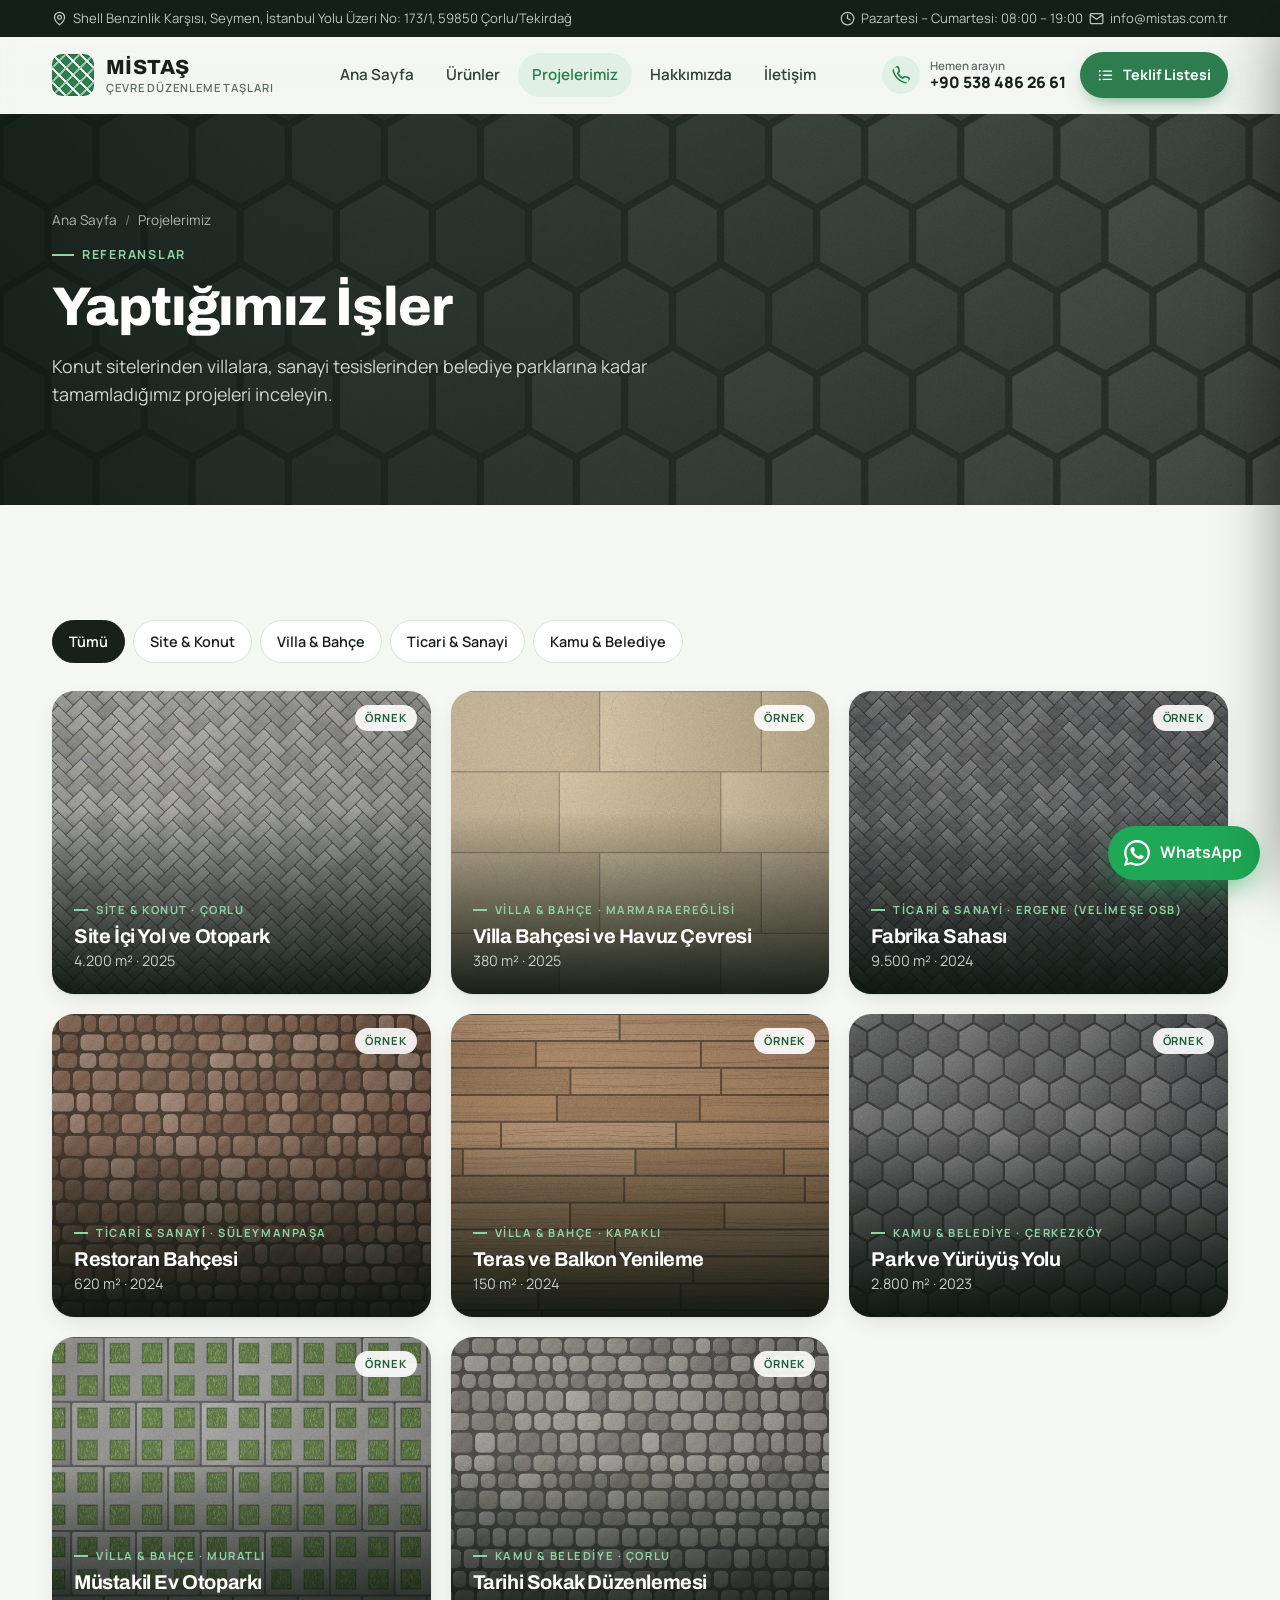
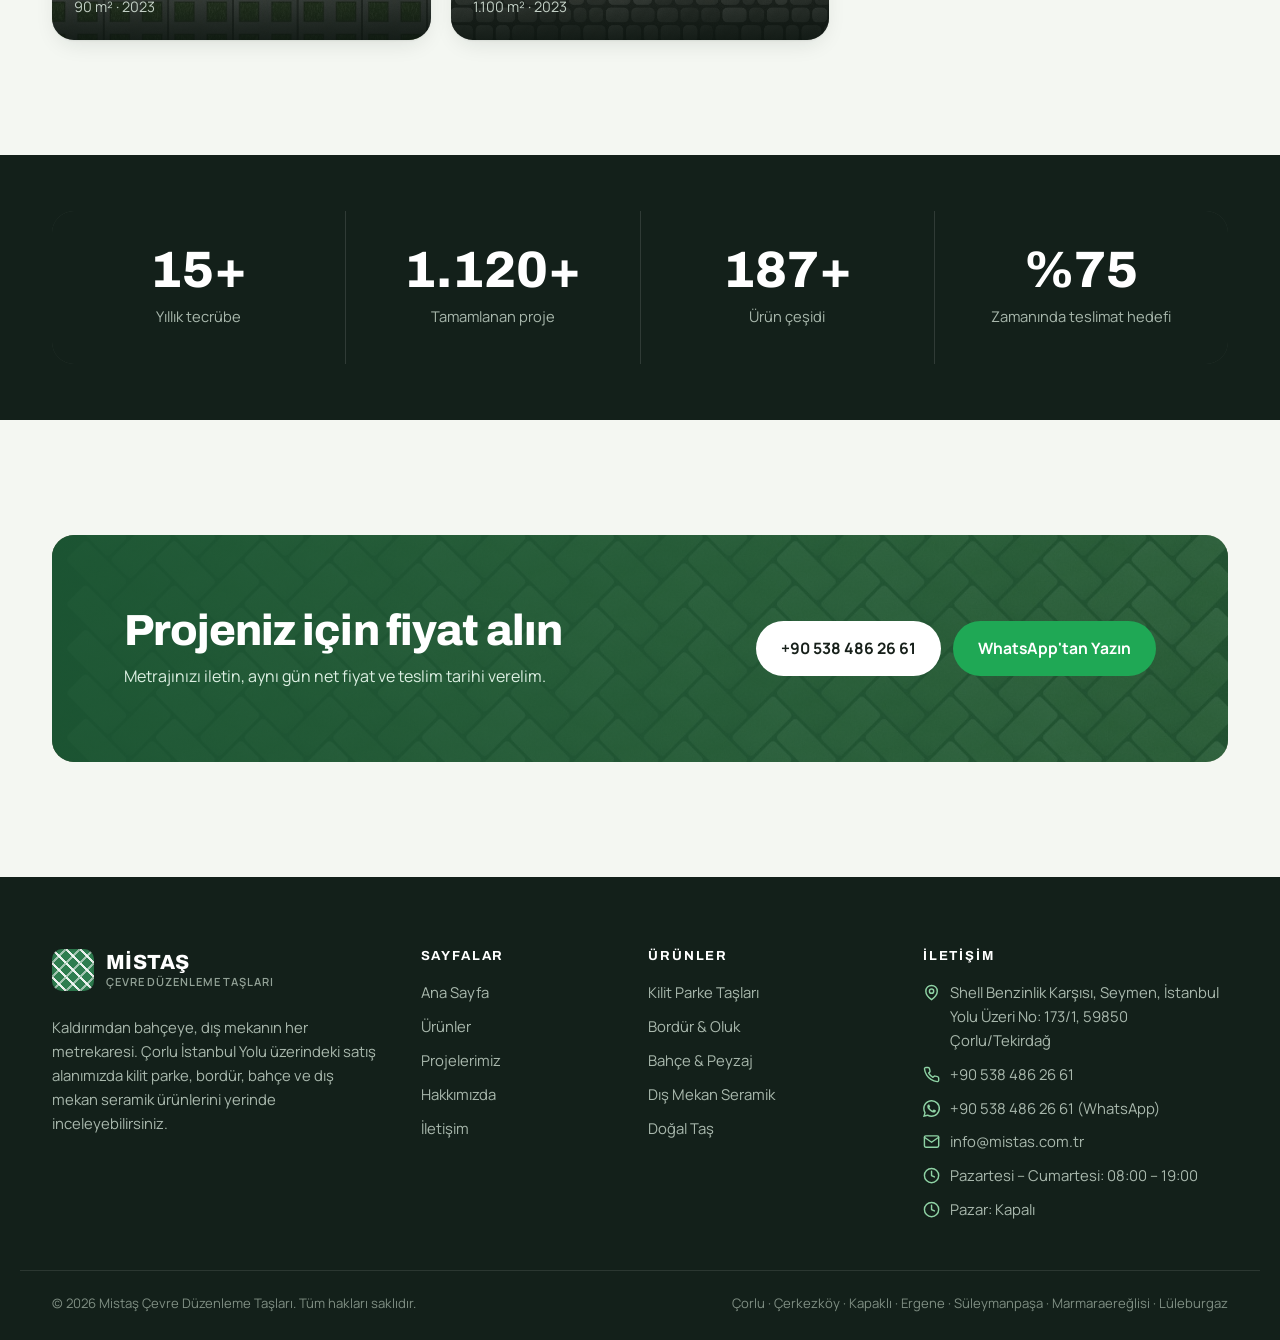
<file: projeler.html>
<!doctype html>
<html lang="tr">
<head>
  <meta charset="utf-8">
  <meta name="viewport" content="width=device-width, initial-scale=1">
  <title>Projelerimiz | Parke, Bahçe ve Dış Mekan Uygulamaları — Mistaş</title>
  <meta name="description" content="Mistaş'ın tamamladığı site yolu, otopark, villa bahçesi, havuz başı, fabrika sahası ve park projeleri. Benzer bir proje için hemen teklif alın.">
  <link rel="canonical" href="https://www.mistas.com.tr/projeler.html">
  <meta property="og:type" content="website">
  <meta property="og:locale" content="tr_TR">
  <meta property="og:title" content="Projelerimiz | Parke, Bahçe ve Dış Mekan Uygulamaları — Mistaş">
  <meta property="og:description" content="Mistaş'ın tamamladığı site yolu, otopark, villa bahçesi, havuz başı, fabrika sahası ve park projeleri. Benzer bir proje için hemen teklif alın.">
  <meta property="og:url" content="https://www.mistas.com.tr/projeler.html">
  <meta property="og:image" content="https://www.mistas.com.tr/assets/img/og.jpg">
  <meta name="theme-color" content="#13201a">
  <link rel="icon" href="assets/img/favicon.svg" type="image/svg+xml">
  <link rel="preconnect" href="https://fonts.googleapis.com">
  <link rel="preconnect" href="https://fonts.gstatic.com" crossorigin>
  <link href="https://fonts.googleapis.com/css2?family=Archivo:wght@600;700;800&family=Manrope:wght@400;500;600;700;800&display=swap" rel="stylesheet">
  <link rel="stylesheet" href="assets/css/style.css">
</head>
<body data-page="projeler">
  <a class="skip" href="#main">İçeriğe geç</a>
  <header id="site-header"></header>

  <main id="main">
    <section class="page-hero">
      <div class="hero-bg" data-desen="hexagon" data-renk="Gri" data-w="1600" data-h="600" aria-hidden="true"></div>
      <div class="container">
        <ol class="crumbs"><li><a href="index.html">Ana Sayfa</a></li><li>Projelerimiz</li></ol>
        <span class="eyebrow">Referanslar</span>
        <h1>Yaptığımız İşler</h1>
        <p class="lead">Konut sitelerinden villalara, sanayi tesislerinden belediye parklarına kadar tamamladığımız projeleri inceleyin.</p>
      </div>
    </section>

    <section class="section">
      <div class="container">
        <div class="toolbar"><div class="chips" id="proje-filtre" role="group" aria-label="Proje türü filtresi"></div></div>
        <div class="projects" id="proje-grid"></div>
      </div>
    </section>

    <section class="section-dark" style="padding: 56px 0">
      <div class="container"><div class="stats" id="rakamlar"></div></div>
    </section>

    <section class="section">
      <div class="container">

        <div class="cta">
          <div class="hero-bg" data-desen="herringbone" data-renk="Yeşil" data-w="1400" data-h="600" aria-hidden="true"></div>
          <div>
            <h2>Projeniz için fiyat alın</h2>
            <p>Metrajınızı iletin, aynı gün net fiyat ve teslim tarihi verelim.</p>
          </div>
          <div class="cta-actions">
            <a class="btn btn-light" data-site="telefon" href="#">Telefon</a>
            <a class="btn btn-wa" data-site="whatsapp" data-mesaj="Merhaba, projem için fiyat teklifi almak istiyorum." target="_blank" rel="noopener" href="#">WhatsApp'tan Yazın</a>
          </div>
        </div>
      </div>
    </section>
  </main>

  <footer id="site-footer"></footer>

  <script src="assets/js/config.js"></script>
  <script src="assets/js/data.js"></script>
  <script src="assets/js/desen.js"></script>
  <script src="assets/js/main.js"></script>
</body>
</html>
</file>
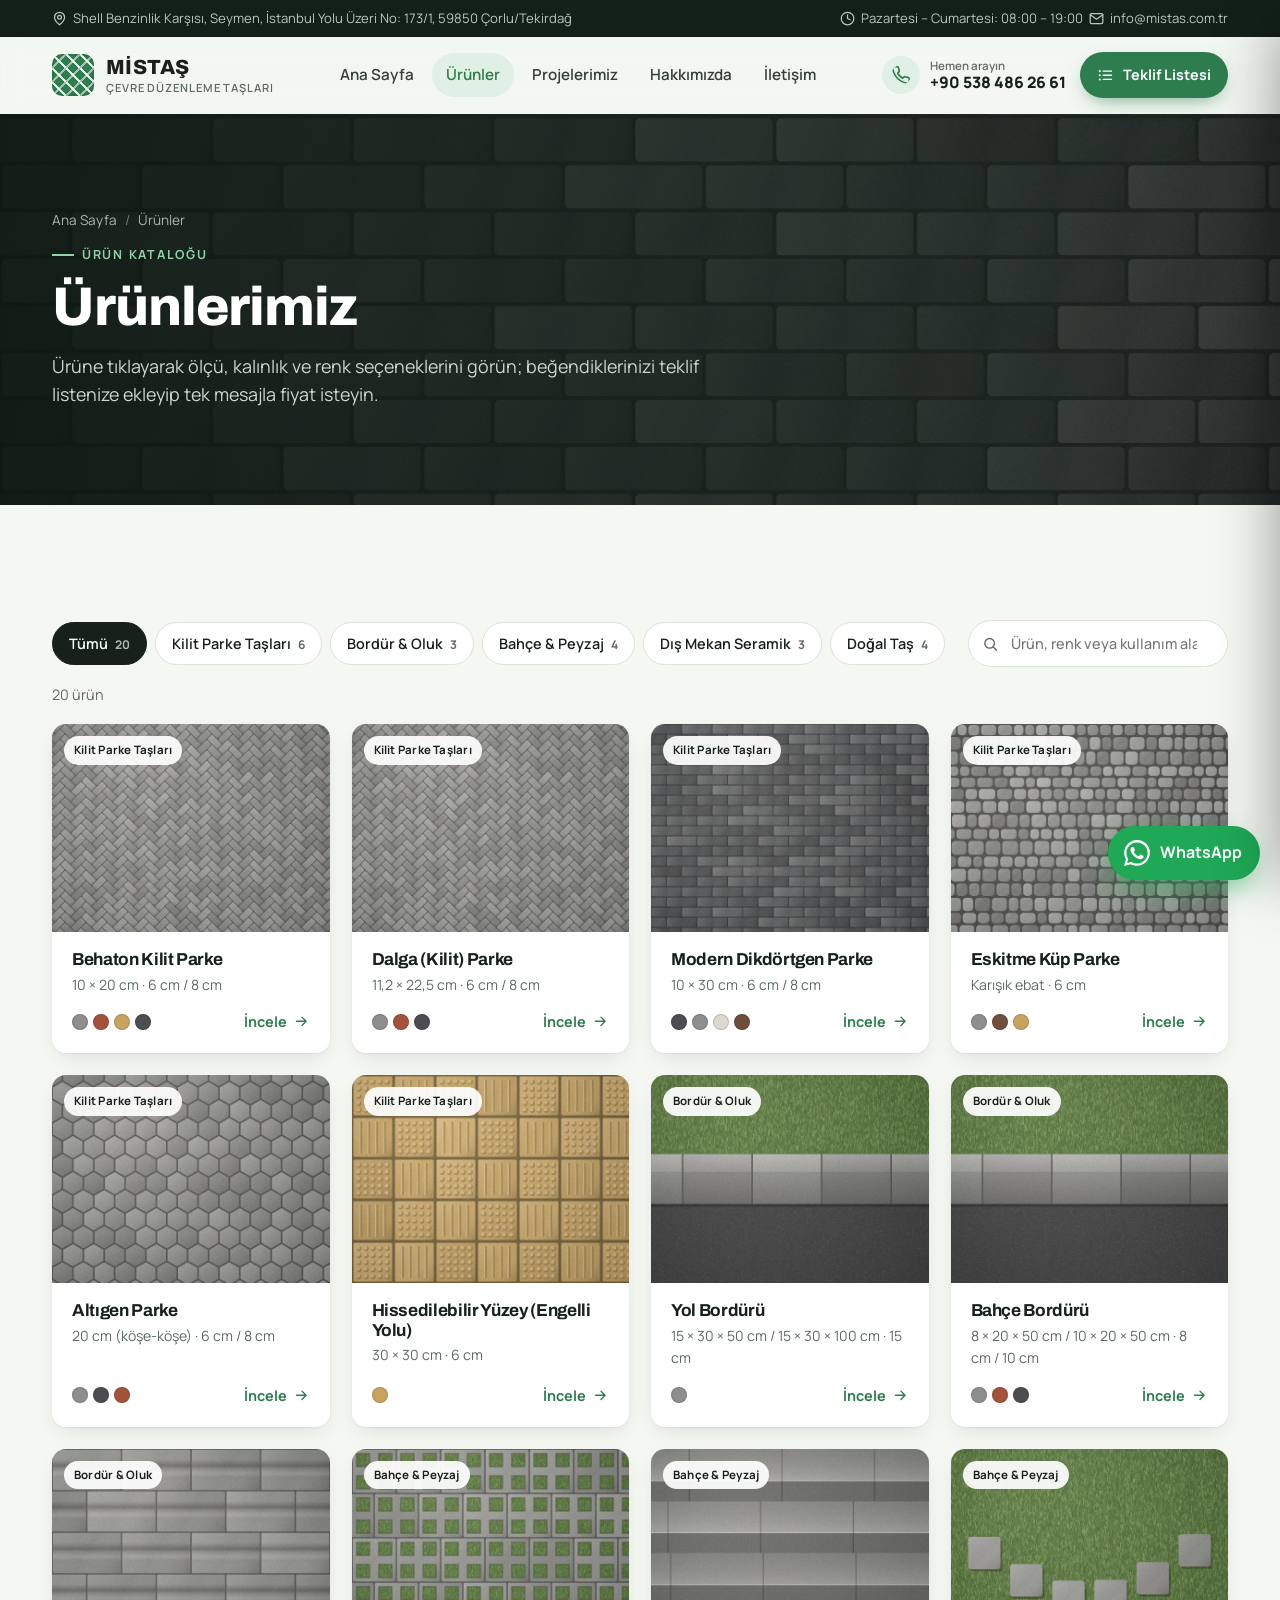
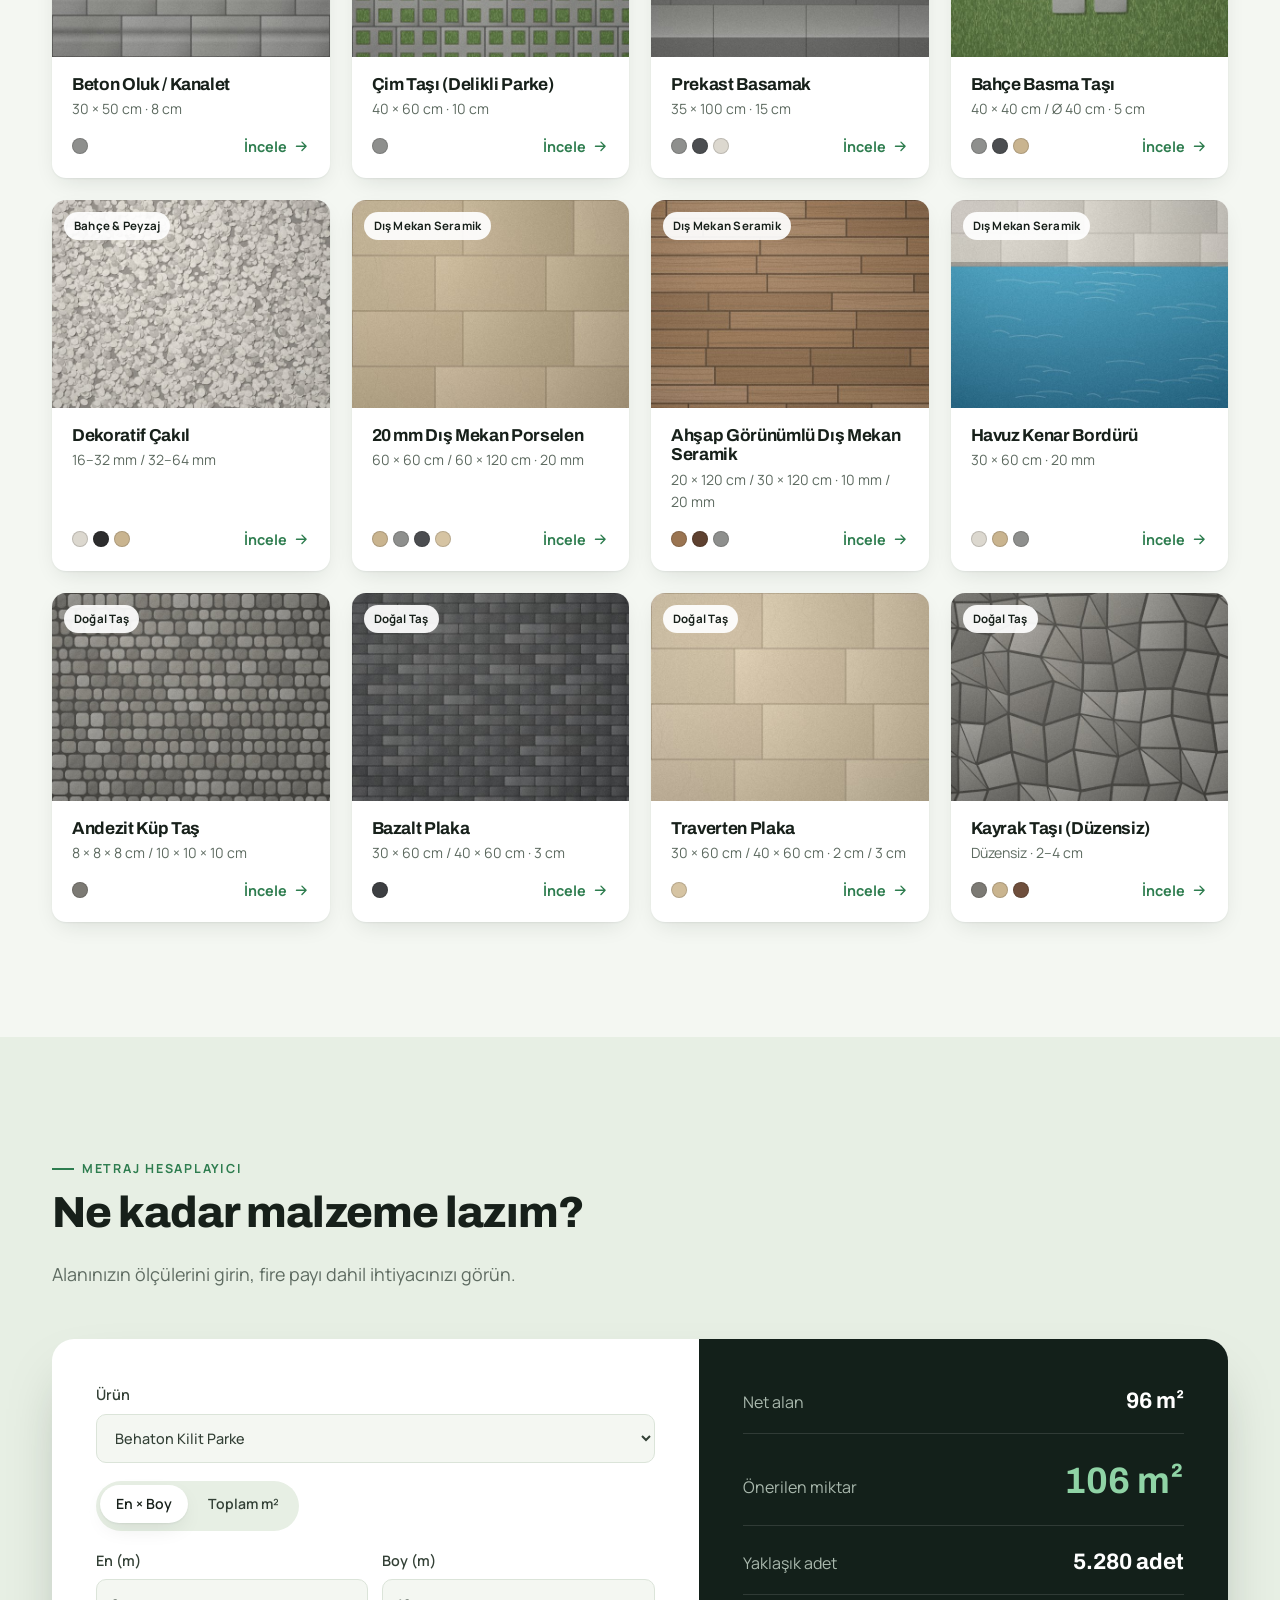
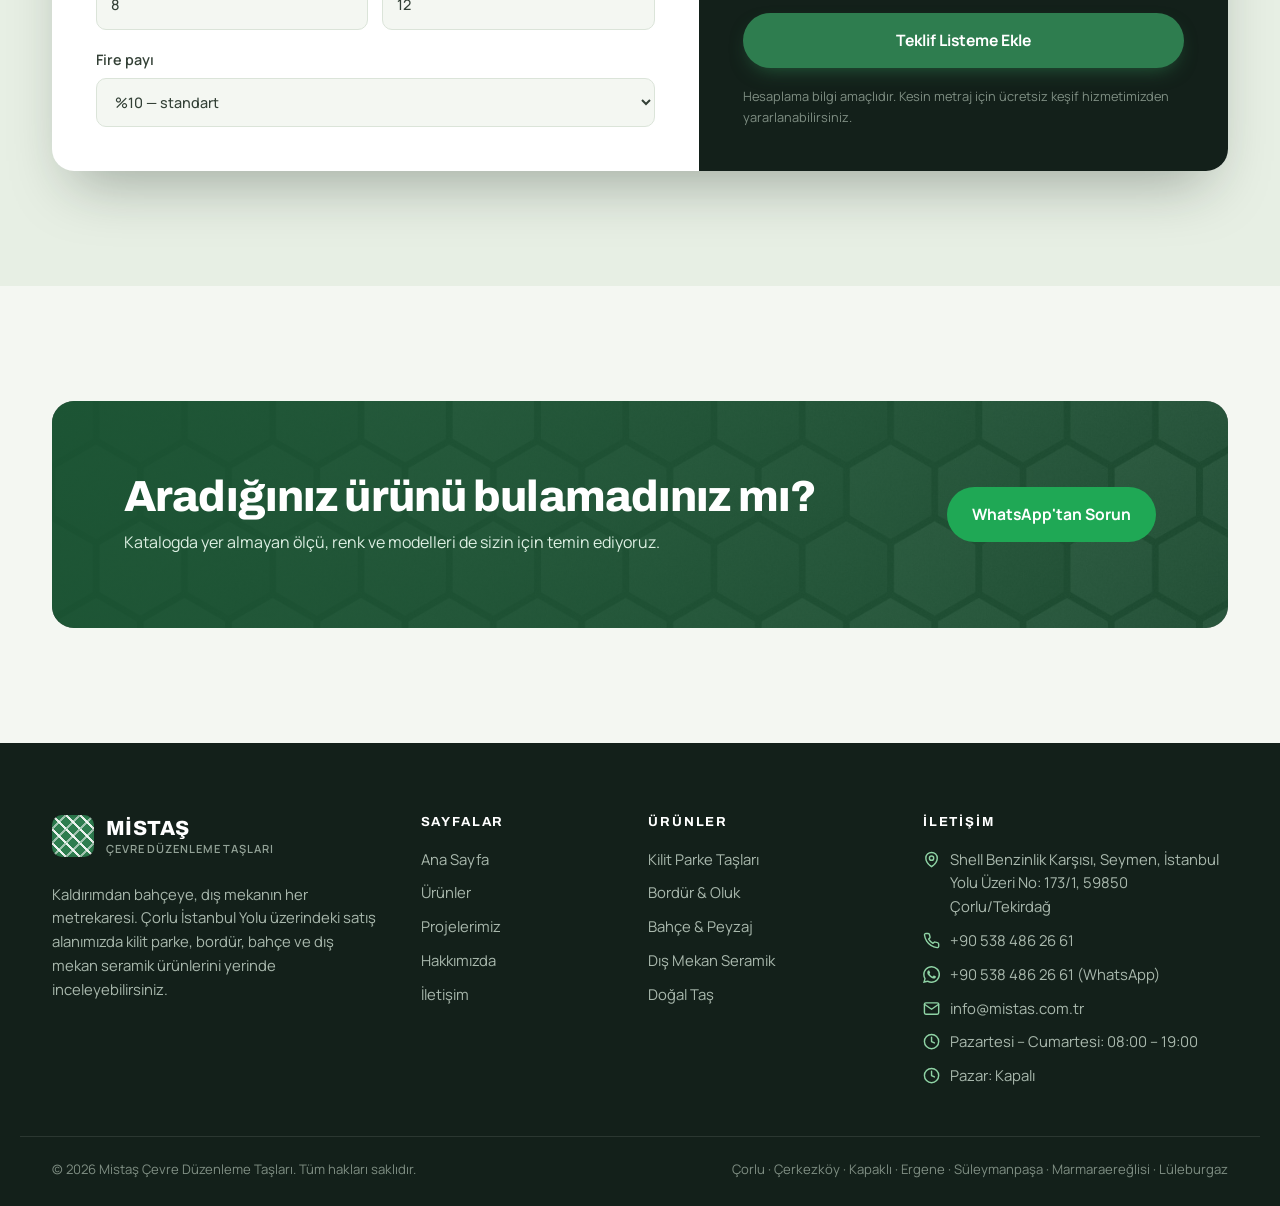
<file: urunler.html>
<!doctype html>
<html lang="tr">
<head>
  <meta charset="utf-8">
  <meta name="viewport" content="width=device-width, initial-scale=1">
  <title>Ürünler | Kilit Parke, Bordür, Çim Taşı, Dış Mekan Seramik — Mistaş</title>
  <meta name="description" content="Behaton ve kilit parke taşı, yol ve bahçe bordürü, çim taşı, basamak, 20 mm dış mekan porselen, andezit ve bazalt doğal taş. Renk ve ölçü seçeneklerini inceleyin, teklif isteyin.">
  <link rel="canonical" href="https://www.mistas.com.tr/urunler.html">
  <meta property="og:type" content="website">
  <meta property="og:locale" content="tr_TR">
  <meta property="og:title" content="Ürünler | Kilit Parke, Bordür, Çim Taşı, Dış Mekan Seramik — Mistaş">
  <meta property="og:description" content="Behaton ve kilit parke taşı, yol ve bahçe bordürü, çim taşı, basamak, 20 mm dış mekan porselen, andezit ve bazalt doğal taş. Renk ve ölçü seçeneklerini inceleyin, teklif isteyin.">
  <meta property="og:url" content="https://www.mistas.com.tr/urunler.html">
  <meta property="og:image" content="https://www.mistas.com.tr/assets/img/og.jpg">
  <meta name="theme-color" content="#13201a">
  <link rel="icon" href="assets/img/favicon.svg" type="image/svg+xml">
  <link rel="preconnect" href="https://fonts.googleapis.com">
  <link rel="preconnect" href="https://fonts.gstatic.com" crossorigin>
  <link href="https://fonts.googleapis.com/css2?family=Archivo:wght@600;700;800&family=Manrope:wght@400;500;600;700;800&display=swap" rel="stylesheet">
  <link rel="stylesheet" href="assets/css/style.css">
</head>
<body data-page="urunler">
  <a class="skip" href="#main">İçeriğe geç</a>
  <header id="site-header"></header>

  <main id="main">
    <section class="page-hero">
      <div class="hero-bg" data-desen="stretcher" data-renk="Antrasit" data-w="1600" data-h="600" aria-hidden="true"></div>
      <div class="container">
        <ol class="crumbs"><li><a href="index.html">Ana Sayfa</a></li><li>Ürünler</li></ol>
        <span class="eyebrow">Ürün Kataloğu</span>
        <h1>Ürünlerimiz</h1>
        <p class="lead">Ürüne tıklayarak ölçü, kalınlık ve renk seçeneklerini görün; beğendiklerinizi teklif listenize ekleyip tek mesajla fiyat isteyin.</p>
      </div>
    </section>

    <section class="section">
      <div class="container">
        <div class="toolbar">
          <div class="chips" id="urun-filtre" role="group" aria-label="Kategori filtresi"></div>
          <label class="search"><span class="sr-only">Ürün ara</span><svg class="ico" viewBox="0 0 24 24"><circle cx="11" cy="11" r="7"/><path d="m21 21-4.3-4.3"/></svg><input id="urun-ara" type="search" placeholder="Ürün, renk veya kullanım alanı ara…"></label>
        </div>
        <p class="count" id="urun-sayi" aria-live="polite"></p>
        <div class="grid" id="urun-grid"></div>
      </div>
    </section>

    <section class="section section-alt" id="hesapla">
      <div class="container">
        <div class="head"><div>
          <span class="eyebrow">Metraj Hesaplayıcı</span>
          <h2>Ne kadar malzeme lazım?</h2>
          <p class="lead">Alanınızın ölçülerini girin, fire payı dahil ihtiyacınızı görün.</p>
        </div></div>
        <div class="calc" id="hesaplayici">
          <div class="calc-form">
            <label>Ürün<select id="h-urun"></select></label>
            <div class="seg-radio" role="radiogroup" aria-label="Ölçü girişi">
              <label><input type="radio" name="h-mod" value="olcu" checked><span>En × Boy</span></label>
              <label><input type="radio" name="h-mod" value="alan"><span>Toplam m²</span></label>
            </div>
            <div class="row2 h-olcu">
              <label>En (m)<input id="h-en" type="number" min="0" step="0.1" value="8" inputmode="decimal"></label>
              <label>Boy (m)<input id="h-boy" type="number" min="0" step="0.1" value="12" inputmode="decimal"></label>
            </div>
            <div class="h-alan" hidden><label>Toplam alan (m²)<input id="h-m2" type="number" min="0" step="1" value="100" inputmode="decimal"></label></div>
            <label>Fire payı<select id="h-fire">
              <option value="5">%5 — düz, kesimi az alan</option>
              <option value="10" selected>%10 — standart</option>
              <option value="15">%15 — kavisli / çok kesimli alan</option>
            </select></label>
          </div>
          <div class="calc-out" aria-live="polite">
            <div class="r"><span>Net alan</span><strong id="h-net">—</strong></div>
            <div class="r big"><span>Önerilen miktar</span><strong id="h-top">—</strong></div>
            <div class="r" id="h-adet-w"><span>Yaklaşık adet</span><strong id="h-adet">—</strong></div>
            <button class="btn btn-primary" id="h-ekle" type="button">Teklif Listeme Ekle</button>
            <p class="fine">Hesaplama bilgi amaçlıdır. Kesin metraj için ücretsiz keşif hizmetimizden yararlanabilirsiniz.</p>
          </div>
        </div>
      </div>
    </section>

    <section class="section">
      <div class="container">
        <div class="cta">
          <div class="hero-bg" data-desen="hexagon" data-renk="Antrasit" data-w="1400" data-h="600" aria-hidden="true"></div>
          <div>
            <h2>Aradığınız ürünü bulamadınız mı?</h2>
            <p>Katalogda yer almayan ölçü, renk ve modelleri de sizin için temin ediyoruz.</p>
          </div>
          <div class="cta-actions">
            <a class="btn btn-wa" data-site="whatsapp" data-mesaj="Merhaba, katalogda göremediğim bir ürünü arıyorum:" target="_blank" rel="noopener" href="#">WhatsApp'tan Sorun</a>
          </div>
        </div>
      </div>
    </section>
  </main>

  <footer id="site-footer"></footer>

  <script src="assets/js/config.js"></script>
  <script src="assets/js/data.js"></script>
  <script src="assets/js/desen.js"></script>
  <script src="assets/js/main.js"></script>
</body>
</html>
</file>
<file: assets/css/style.css>
/* =========================================================
   MİSTAŞ — Stil dosyası
   ========================================================= */
:root {
  --ink: #17201a;
  --ink-2: #334036;
  --muted: #5e6b61;
  --line: #dbe4d9;
  --bg: #f4f7f2;
  --bg-2: #e7efe4;
  --surface: #ffffff;
  --dark: #13201a;
  --dark-2: #1c2e24;
  --accent: #2e7d4f;
  --accent-2: #1f5f3a;
  --accent-soft: #e1f0e5;
  --wa: #1fa855;
  --radius: 14px;
  --radius-lg: 22px;
  --shadow: 0 1px 2px rgba(20, 34, 26, .06), 0 8px 24px -8px rgba(20, 34, 26, .14);
  --shadow-lg: 0 30px 60px -20px rgba(20, 34, 26, .35);
  --ff: "Manrope", system-ui, -apple-system, "Segoe UI", sans-serif;
  --ff-h: "Archivo", "Manrope", system-ui, sans-serif;
  --container: 1240px;
  --gutter: clamp(16px, 4vw, 32px);
}

*, *::before, *::after { box-sizing: border-box; }
html { scroll-behavior: smooth; -webkit-text-size-adjust: 100%; }
body {
  margin: 0; font-family: var(--ff); font-size: 16px; line-height: 1.6;
  color: var(--ink); background: var(--bg); -webkit-font-smoothing: antialiased;
  overflow-x: hidden;
}
body.no-scroll { overflow: hidden; }
img { max-width: 100%; display: block; }
a { color: inherit; }
button, input, select, textarea { font: inherit; color: inherit; }
h1, h2, h3, h4 { font-family: var(--ff-h); line-height: 1.12; letter-spacing: -.02em; margin: 0 0 .5em; }
h1 { font-size: clamp(2.3rem, 5.6vw, 4.4rem); font-weight: 800; }
h2 { font-size: clamp(1.8rem, 3.4vw, 2.8rem); font-weight: 800; }
h3 { font-size: 1.2rem; font-weight: 700; }
p { margin: 0 0 1em; }
:focus-visible { outline: 3px solid var(--accent); outline-offset: 2px; border-radius: 6px; }
.sr-only { position: absolute; width: 1px; height: 1px; overflow: hidden; clip: rect(0 0 0 0); white-space: nowrap; }
.skip { position: absolute; left: -999px; top: 8px; z-index: 999; background: var(--ink); color: #fff; padding: 10px 16px; border-radius: 8px; }
.skip:focus { left: 8px; }

.container { width: 100%; max-width: var(--container); margin: 0 auto; padding: 0 var(--gutter); }
.section { padding: clamp(64px, 9vw, 120px) 0; }
.section-alt { background: var(--bg-2); }
.section-dark { background: var(--dark); color: #e6efe8; }
.section-dark .lead, .section-dark .muted { color: #a9b8ad; }

.eyebrow {
  display: inline-flex; align-items: center; gap: 8px;
  font-size: .78rem; font-weight: 700; letter-spacing: .14em; text-transform: uppercase; color: var(--accent);
}
.eyebrow::before { content: ""; width: 22px; height: 2px; background: currentColor; }
.lead { font-size: clamp(1.05rem, 1.4vw, 1.2rem); color: var(--muted); max-width: 60ch; }
.muted { color: var(--muted); }
.head { display: flex; justify-content: space-between; align-items: end; gap: 24px; margin-bottom: clamp(32px, 4vw, 52px); flex-wrap: wrap; }
.head > div { max-width: 680px; }
.head h2 { margin-top: 10px; }
.head p { margin: 0; }
.center { text-align: center; }
.center .head, .head.center { justify-content: center; text-align: center; }
.center .eyebrow { justify-content: center; }

/* ---------- İkon ---------- */
.ico { width: 1.15em; height: 1.15em; flex: none; fill: none; stroke: currentColor; stroke-width: 2; stroke-linecap: round; stroke-linejoin: round; vertical-align: -.2em; }
.ico-fill { fill: currentColor; stroke: none; }

/* ---------- Düğmeler ---------- */
.btn {
  display: inline-flex; align-items: center; justify-content: center; gap: 9px;
  padding: 14px 24px; border-radius: 999px; border: 1.5px solid transparent;
  font-weight: 700; font-size: .98rem; text-decoration: none; cursor: pointer; white-space: nowrap;
  transition: transform .15s, background .2s, color .2s, border-color .2s, box-shadow .2s;
}
.btn:hover { transform: translateY(-1px); }
.btn:active { transform: none; }
.btn:disabled, .btn.disabled { opacity: .45; pointer-events: none; }
.btn-primary { background: var(--accent); color: #fff; box-shadow: 0 8px 20px -8px rgba(46, 125, 79, .7); }
.btn-primary:hover { background: var(--accent-2); }
.btn-dark { background: var(--ink); color: #fff; }
.btn-dark:hover { background: #000; }
.btn-outline { border-color: currentColor; background: transparent; }
.btn-outline:hover { background: var(--ink); color: #fff; border-color: var(--ink); }
.btn-light { background: #fff; color: var(--ink); }
.btn-glass { background: rgba(255, 255, 255, .1); color: #fff; border-color: rgba(255, 255, 255, .35); backdrop-filter: blur(6px); }
.btn-glass:hover { background: rgba(255, 255, 255, .2); }
.btn-wa { background: var(--wa); color: #fff; }
.btn-wa:hover { background: #178b45; }
.btn-ghost { background: transparent; color: var(--ink-2); }
.btn-ghost:hover { background: var(--bg-2); }
.btn-sm { padding: 10px 16px; font-size: .9rem; }
.btn-block { width: 100%; }
.icon-btn { display: inline-grid; place-items: center; width: 40px; height: 40px; border-radius: 50%; border: 0; background: transparent; cursor: pointer; color: var(--ink-2); }
.icon-btn:hover { background: var(--bg-2); }
.more { display: inline-flex; align-items: center; gap: 6px; font-weight: 700; font-size: .9rem; color: var(--accent); }
.more .ico { transition: transform .2s; }

/* ---------- Üst bölüm ---------- */
#site-header { position: sticky; top: 0; z-index: 50; }
.topbar { background: var(--dark); color: #b9c6bc; font-size: .82rem; transition: margin .25s; }
.topbar-in { display: flex; justify-content: space-between; gap: 16px; padding-top: 8px; padding-bottom: 8px; }
.topbar span, .topbar a { display: inline-flex; align-items: center; gap: 6px; text-decoration: none; }
.topbar-r { display: inline-flex; gap: 22px; }
.topbar a:hover { color: #fff; }
.nav-wrap { background: rgba(244, 247, 242, .92); backdrop-filter: saturate(1.4) blur(12px); border-bottom: 1px solid transparent; transition: border-color .2s, box-shadow .2s; }
#site-header.scrolled .nav-wrap { border-color: var(--line); box-shadow: 0 6px 24px -14px rgba(0, 0, 0, .3); }
#site-header.scrolled .topbar { margin-top: -38px; }
.nav { display: flex; align-items: center; gap: 28px; height: 76px; }
.brand { display: inline-flex; align-items: center; gap: 12px; text-decoration: none; flex: none; }
.brand-mark {
  width: 42px; height: 42px; border-radius: 10px; flex: none;
  background:
    linear-gradient(45deg, transparent 46%, rgba(255,255,255,.9) 46% 54%, transparent 54%) 0 0 / 14px 14px,
    linear-gradient(-45deg, transparent 46%, rgba(255,255,255,.55) 46% 54%, transparent 54%) 7px 7px / 14px 14px,
    var(--accent);
  box-shadow: inset 0 0 0 2px rgba(0, 0, 0, .08);
}
.brand-txt { display: flex; flex-direction: column; line-height: 1.1; }
.brand-txt strong { font-family: var(--ff-h); font-size: 1.28rem; font-weight: 800; letter-spacing: .02em; }
.brand-txt small { font-size: .7rem; color: var(--muted); letter-spacing: .08em; text-transform: uppercase; font-weight: 600; margin-top: 3px; }
.brand-light .brand-txt small { color: #93a297; }
.nav-links { display: flex; gap: 4px; list-style: none; margin: 0 auto; padding: 0; }
.nav-links a { display: block; padding: 10px 14px; border-radius: 999px; text-decoration: none; font-weight: 600; font-size: .95rem; color: var(--ink-2); transition: background .2s, color .2s; }
.nav-links a:hover { background: var(--bg-2); color: var(--ink); }
.nav-links a[aria-current="page"] { color: var(--accent); background: var(--accent-soft); }
.nav-cta { display: flex; align-items: center; gap: 14px; }
.nav-phone { display: inline-flex; align-items: center; gap: 10px; text-decoration: none; font-weight: 800; font-size: .98rem; }
.nav-phone > .ico { width: 38px; height: 38px; padding: 9px; border-radius: 50%; background: var(--accent-soft); color: var(--accent); }
.nav-phone span { display: flex; flex-direction: column; line-height: 1.15; }
.nav-phone small { font-weight: 600; font-size: .72rem; color: var(--muted); }
.nav-toggle { display: none; width: 44px; height: 44px; border-radius: 10px; border: 1px solid var(--line); background: #fff; cursor: pointer; place-items: center; }
.nav-toggle .ico { width: 22px; height: 22px; }
.badge { display: inline-grid; place-items: center; min-width: 22px; height: 22px; padding: 0 6px; border-radius: 999px; background: #fff; color: var(--accent); font-size: .78rem; font-weight: 800; }
.badge[hidden] { display: none; }
.badge.bump { animation: bump .45s; }
@keyframes bump { 40% { transform: scale(1.45); } }

/* ---------- Hero ---------- */
.hero { position: relative; color: #fff; overflow: hidden; background: var(--dark); isolation: isolate; }
.hero-bg { position: absolute; inset: -4%; background-size: cover; background-position: center; z-index: -2; animation: drift 30s ease-in-out infinite alternate; }
@keyframes drift { to { transform: scale(1.06) translate(-1%, -1%); } }
.hero::after { content: ""; position: absolute; inset: 0; z-index: -1; background: linear-gradient(100deg, rgba(11, 22, 16, .92) 0%, rgba(11, 22, 16, .72) 45%, rgba(11, 22, 16, .25) 100%); }
.hero-in { min-height: min(84vh, 760px); display: grid; grid-template-columns: 1.25fr .75fr; gap: 48px; align-items: center; padding-top: 72px; padding-bottom: 72px; }
.hero h1 { margin: 18px 0 20px; }
.hero h1 em { font-style: normal; color: #8fd3a5; }
.hero .lead { color: #cbd8ce; font-size: clamp(1.05rem, 1.5vw, 1.25rem); }
.hero .eyebrow { color: #8fd3a5; }
.hero-actions { display: flex; gap: 12px; flex-wrap: wrap; margin-top: 32px; }
.hero-card {
  background: rgba(255, 255, 255, .08); border: 1px solid rgba(255, 255, 255, .16); border-radius: var(--radius-lg);
  padding: 28px; backdrop-filter: blur(14px);
}
.hero-card h2 { font-size: 1.25rem; margin-bottom: 18px; }
.hero-card ul { list-style: none; padding: 0; margin: 0 0 22px; display: grid; gap: 14px; }
.hero-card li { display: flex; gap: 12px; align-items: flex-start; color: #dbe6dd; font-size: .95rem; }
.hero-card li .ico { margin-top: 2px; color: #8fd3a5; }
.hero-card li strong { display: block; color: #fff; }

.trust { background: #fff; border-bottom: 1px solid var(--line); }
.trust-in { display: grid; grid-template-columns: repeat(4, 1fr); }
.trust-i { display: flex; gap: 14px; align-items: center; padding: 26px 22px; border-left: 1px solid var(--line); }
.trust-i:first-child { border-left: 0; padding-left: 0; }
.trust-i > .ico { width: 44px; height: 44px; padding: 11px; border-radius: 12px; background: var(--accent-soft); color: var(--accent); }
.trust-i strong { display: block; font-size: .98rem; }
.trust-i span { font-size: .86rem; color: var(--muted); }

/* ---------- Sayfa başlığı ---------- */
.page-hero { position: relative; color: #fff; background: var(--dark); isolation: isolate; overflow: hidden; }
.page-hero .hero-bg { animation: none; inset: 0; }
.page-hero::after { content: ""; position: absolute; inset: 0; z-index: -1; background: linear-gradient(90deg, rgba(11, 22, 16, .9), rgba(11, 22, 16, .55)); }
.page-hero .container { padding-top: clamp(56px, 8vw, 96px); padding-bottom: clamp(56px, 8vw, 96px); }
.page-hero h1 { font-size: clamp(2.1rem, 4.6vw, 3.4rem); margin: 12px 0 14px; }
.page-hero .lead { color: #cbd8ce; margin: 0; }
.page-hero .eyebrow { color: #8fd3a5; }
.crumbs { display: flex; gap: 8px; font-size: .85rem; color: #a9b8ad; list-style: none; padding: 0; margin: 0 0 6px; }
.crumbs li + li::before { content: "/"; margin-right: 8px; opacity: .6; }
.crumbs a { text-decoration: none; }
.crumbs a:hover { color: #fff; }

/* ---------- Kategoriler ---------- */
.cat-grid { display: grid; grid-template-columns: repeat(3, 1fr); grid-auto-rows: 290px; gap: 18px; }
.cat { position: relative; border-radius: var(--radius-lg); overflow: hidden; text-decoration: none; color: #fff; isolation: isolate; box-shadow: var(--shadow); }
.cat-lg { grid-row: span 2; }
.cat img { position: absolute; inset: 0; width: 100%; height: 100%; object-fit: cover; z-index: -2; transition: transform .6s cubic-bezier(.2, .7, .2, 1); }
.cat::after { content: ""; position: absolute; inset: 0; z-index: -1; background: linear-gradient(180deg, rgba(0, 0, 0, 0) 25%, rgba(9, 18, 13, .88)); }
.cat:hover img { transform: scale(1.06); }
.cat:hover .more .ico { transform: translateX(4px); }
.cat-txt { position: absolute; inset: auto 0 0; padding: 26px; }
.cat-n { display: inline-block; font-size: .75rem; font-weight: 700; letter-spacing: .08em; text-transform: uppercase; padding: 5px 10px; border-radius: 999px; background: rgba(255, 255, 255, .16); backdrop-filter: blur(6px); margin-bottom: 10px; }
.cat h3 { font-size: 1.45rem; margin: 0 0 6px; }
.cat-lg h3 { font-size: 1.9rem; }
.cat p { margin: 0 0 12px; color: #d0dcd3; font-size: .93rem; max-width: 42ch; }
.cat .more { color: #8fd3a5; }

/* ---------- Ürün kartı ---------- */
.toolbar { display: flex; gap: 16px; align-items: center; justify-content: space-between; flex-wrap: wrap; margin-bottom: 28px; }
.chips { display: flex; gap: 8px; flex-wrap: wrap; }
.chips button {
  border: 1px solid var(--line); background: #fff; padding: 9px 16px; border-radius: 999px; cursor: pointer;
  font-weight: 600; font-size: .9rem; transition: all .2s;
}
.chips button small { color: var(--muted); font-weight: 700; margin-left: 4px; }
.chips button:hover { border-color: var(--ink-2); }
.chips button.on { background: var(--ink); color: #fff; border-color: var(--ink); }
.chips button.on small { color: #adbcb1; }
.search { position: relative; min-width: 260px; }
.search .ico { position: absolute; left: 14px; top: 50%; transform: translateY(-50%); color: var(--muted); }
.search input { width: 100%; padding: 11px 16px 11px 42px; border-radius: 999px; border: 1px solid var(--line); background: #fff; }
.count { color: var(--muted); font-size: .9rem; margin: -12px 0 18px; }

.grid { display: grid; grid-template-columns: repeat(auto-fill, minmax(270px, 1fr)); gap: 22px; }
.card { position: relative; background: var(--surface); border-radius: var(--radius); overflow: hidden; box-shadow: var(--shadow); transition: transform .25s, box-shadow .25s; display: flex; flex-direction: column; }
.card:hover { transform: translateY(-4px); box-shadow: var(--shadow-lg); }
.card:hover .more .ico { transform: translateX(4px); }
.card-hit { position: absolute; inset: 0; z-index: 2; border: 0; background: transparent; cursor: pointer; border-radius: inherit; }
.card-media { position: relative; aspect-ratio: 4 / 3; overflow: hidden; background: var(--bg-2); }
.card-media img { width: 100%; height: 100%; object-fit: cover; transition: transform .6s; }
.card:hover .card-media img { transform: scale(1.05); }
.chip { position: absolute; left: 12px; top: 12px; padding: 5px 10px; font-size: .72rem; font-weight: 700; border-radius: 999px; background: rgba(255, 255, 255, .92); color: var(--ink); letter-spacing: .02em; }
.card-body { padding: 18px 20px 20px; display: flex; flex-direction: column; flex: 1; }
.card-body h3 { font-size: 1.08rem; margin-bottom: 4px; }
.meta { color: var(--muted); font-size: .88rem; margin-bottom: 14px; }
.card-foot { margin-top: auto; display: flex; align-items: center; justify-content: space-between; }
.dots { display: flex; gap: 5px; }
.dots i { width: 16px; height: 16px; border-radius: 50%; background: var(--c); box-shadow: inset 0 0 0 1px rgba(0, 0, 0, .15); }
.empty-grid { grid-column: 1 / -1; text-align: center; color: var(--muted); padding: 40px; background: #fff; border-radius: var(--radius); }

/* ---------- Neden biz ---------- */
.split { display: grid; grid-template-columns: 1fr 1fr; gap: clamp(32px, 6vw, 80px); align-items: center; }
.media-stack { position: relative; aspect-ratio: 1 / 1.05; }
.media-stack .m1, .media-stack .m2 { position: absolute; border-radius: var(--radius-lg); background-size: cover; background-position: center; box-shadow: var(--shadow-lg); }
.media-stack .m1 { inset: 0 18% 18% 0; }
.media-stack .m2 { inset: 45% 0 0 40%; border: 8px solid var(--bg); }
.media-stack .badge-x { position: absolute; left: -10px; bottom: 8%; background: var(--accent); color: #fff; border-radius: var(--radius); padding: 18px 22px; box-shadow: var(--shadow-lg); }
.media-stack .badge-x strong { display: block; font-family: var(--ff-h); font-size: 2.2rem; line-height: 1; }
.media-stack .badge-x span { font-size: .85rem; opacity: .9; }
.features { display: grid; grid-template-columns: 1fr 1fr; gap: 26px 28px; margin-top: 32px; }
.feature { display: flex; gap: 14px; }
.feature > .ico { width: 46px; height: 46px; padding: 12px; border-radius: 12px; background: #fff; color: var(--accent); box-shadow: var(--shadow); }
.feature h3 { font-size: 1.02rem; margin-bottom: 4px; }
.feature p { color: var(--muted); font-size: .92rem; margin: 0; }

.stats { display: grid; grid-template-columns: repeat(4, 1fr); gap: 1px; background: rgba(255, 255, 255, .12); border-radius: var(--radius-lg); overflow: hidden; }
.stat { background: var(--dark); padding: 34px 26px; text-align: center; }
.stat strong { display: block; font-family: var(--ff-h); font-size: clamp(2.2rem, 4vw, 3.2rem); font-weight: 800; color: #fff; line-height: 1; margin-bottom: 8px; }
.stat span { color: #a9b8ad; font-size: .92rem; }

/* ---------- Süreç ---------- */
.steps { display: grid; grid-template-columns: repeat(4, 1fr); gap: 22px; counter-reset: s; }
.step { position: relative; padding: 28px 24px; background: #fff; border-radius: var(--radius); box-shadow: var(--shadow); counter-increment: s; }
.step::before { content: "0" counter(s); font-family: var(--ff-h); font-weight: 800; font-size: 2.6rem; color: var(--accent); opacity: .22; position: absolute; right: 18px; top: 10px; }
.step > .ico { width: 44px; height: 44px; padding: 11px; border-radius: 50%; background: var(--ink); color: #fff; margin-bottom: 16px; }
.step h3 { font-size: 1.06rem; }
.step p { margin: 0; color: var(--muted); font-size: .92rem; }

/* ---------- Projeler ---------- */
.projects { display: grid; grid-template-columns: repeat(auto-fill, minmax(300px, 1fr)); gap: 20px; }
.project { position: relative; aspect-ratio: 4 / 3.2; border-radius: var(--radius-lg); overflow: hidden; color: #fff; isolation: isolate; box-shadow: var(--shadow); }
.project img { position: absolute; inset: 0; width: 100%; height: 100%; object-fit: cover; z-index: -2; transition: transform .6s; }
.project::after { content: ""; position: absolute; inset: 0; z-index: -1; background: linear-gradient(180deg, transparent 40%, rgba(9, 18, 13, .9)); }
.project:hover img { transform: scale(1.06); }
.project-txt { position: absolute; inset: auto 0 0; padding: 22px; }
.project-txt .eyebrow { color: #8fd3a5; font-size: .7rem; }
.project-txt .eyebrow::before { width: 14px; }
.project h3 { font-size: 1.25rem; margin: 6px 0 2px; }
.project p { margin: 0; color: #c2cfc5; font-size: .9rem; }
.ornek { position: absolute; right: 14px; top: 14px; font-size: .7rem; font-weight: 700; letter-spacing: .08em; text-transform: uppercase; padding: 4px 10px; border-radius: 999px; background: rgba(255, 255, 255, .9); color: var(--accent-2); }

/* ---------- Hesaplayıcı ---------- */
.calc { display: grid; grid-template-columns: 1.1fr .9fr; background: #fff; border-radius: var(--radius-lg); overflow: hidden; box-shadow: var(--shadow-lg); }
.calc-form { padding: clamp(24px, 4vw, 44px); display: grid; gap: 18px; }
.calc-out { background: var(--dark); color: #fff; padding: clamp(24px, 4vw, 44px); display: flex; flex-direction: column; gap: 18px; justify-content: center; }
.calc-out .r { display: flex; justify-content: space-between; align-items: baseline; border-bottom: 1px solid rgba(255, 255, 255, .12); padding-bottom: 14px; gap: 16px; }
.calc-out .r span { color: #a9b8ad; }
.calc-out .r strong { font-family: var(--ff-h); font-size: 1.4rem; }
.calc-out .r.big strong { font-size: 2.3rem; color: #8fd3a5; }
.calc-out .r[hidden] { display: none; }
.calc-out .fine { color: #7f8e83; }
label { display: grid; gap: 6px; font-weight: 600; font-size: .9rem; color: var(--ink-2); }
input, select, textarea {
  width: 100%; padding: 12px 14px; border-radius: 10px; border: 1.5px solid var(--line); background: var(--bg);
  font-weight: 500; transition: border-color .2s, background .2s;
}
input:focus, select:focus, textarea:focus { outline: none; border-color: var(--accent); background: #fff; }
textarea { resize: vertical; }
.row2 { display: grid; grid-template-columns: 1fr 1fr; gap: 14px; }
.row3 { display: grid; grid-template-columns: 1fr 1fr 1fr; gap: 14px; }
.seg-radio { display: inline-flex; padding: 4px; border-radius: 999px; background: var(--bg-2); gap: 4px; width: max-content; max-width: 100%; }
.seg-radio label { display: block; cursor: pointer; }
.seg-radio input { position: absolute; opacity: 0; width: 1px; }
.seg-radio span { display: block; padding: 8px 16px; border-radius: 999px; font-size: .88rem; }
.seg-radio input:checked + span { background: #fff; box-shadow: var(--shadow); color: var(--ink); }
.seg-radio input:focus-visible + span { outline: 3px solid var(--accent); }
.h-olcu[hidden], .h-alan[hidden] { display: none; }
.check { display: flex; align-items: center; gap: 10px; font-weight: 500; }
.check input { width: 18px; height: 18px; accent-color: var(--accent); }
.err input, .err textarea { border-color: #c53b2a; background: #fff5f3; }
.fine { font-size: .8rem; color: var(--muted); margin: 0; }

/* ---------- Yorumlar ---------- */
.quotes { display: grid; grid-template-columns: repeat(3, 1fr); gap: 22px; }
.quote { margin: 0; background: #fff; border-radius: var(--radius); padding: 28px; box-shadow: var(--shadow); display: flex; flex-direction: column; }
.stars { color: #e3a33b; letter-spacing: 3px; margin-bottom: 12px; }
.quote blockquote { margin: 0 0 22px; font-size: 1.02rem; color: var(--ink-2); flex: 1; }
.quote figcaption { display: flex; gap: 12px; align-items: center; }
.avatar { width: 44px; height: 44px; border-radius: 50%; display: grid; place-items: center; background: var(--accent-soft); color: var(--accent); font-weight: 800; }
.quote figcaption small { display: block; color: var(--muted); }

/* ---------- SSS ---------- */
.faq-wrap { display: grid; grid-template-columns: .8fr 1.2fr; gap: clamp(32px, 6vw, 80px); align-items: start; }
.faq { border-bottom: 1px solid var(--line); }
.faq summary { list-style: none; cursor: pointer; padding: 22px 0; display: flex; justify-content: space-between; gap: 16px; font-weight: 700; font-size: 1.05rem; }
.faq summary::-webkit-details-marker { display: none; }
.faq-i { position: relative; width: 28px; height: 28px; border-radius: 50%; flex: none; background: var(--bg-2); }
.faq-i::before, .faq-i::after { content: ""; position: absolute; left: 50%; top: 50%; width: 12px; height: 2px; background: var(--ink); transform: translate(-50%, -50%); transition: transform .25s; }
.faq-i::after { transform: translate(-50%, -50%) rotate(90deg); }
.faq[open] .faq-i { background: var(--accent); }
.faq[open] .faq-i::before, .faq[open] .faq-i::after { background: #fff; }
.faq[open] .faq-i::after { transform: translate(-50%, -50%) rotate(0); }
.faq p { color: var(--muted); padding-bottom: 22px; margin: 0; max-width: 64ch; }

/* ---------- CTA ---------- */
.cta { position: relative; border-radius: var(--radius-lg); overflow: hidden; color: #fff; padding: clamp(36px, 6vw, 72px); isolation: isolate; display: flex; justify-content: space-between; align-items: center; gap: 32px; flex-wrap: wrap; }
.cta .hero-bg { animation: none; inset: 0; }
.cta::after { content: ""; position: absolute; inset: 0; z-index: -1; background: linear-gradient(100deg, rgba(25, 84, 50, .95), rgba(25, 84, 50, .75)); }
.cta h2 { margin: 0 0 8px; }
.cta p { margin: 0; color: #dcefe2; }
.cta-actions { display: flex; gap: 12px; flex-wrap: wrap; }

/* ---------- İletişim ---------- */
.contact-grid { display: grid; grid-template-columns: .9fr 1.1fr; gap: 28px; align-items: start; }
.info-cards { display: grid; gap: 14px; }
.info-card { display: flex; gap: 16px; align-items: flex-start; padding: 20px 22px; background: #fff; border-radius: var(--radius); box-shadow: var(--shadow); text-decoration: none; }
a.info-card:hover { box-shadow: var(--shadow-lg); }
.info-card > .ico { width: 46px; height: 46px; padding: 12px; border-radius: 12px; background: var(--accent-soft); color: var(--accent); }
.info-card.wa > .ico { background: #e3f6ea; color: var(--wa); }
.info-card small { display: block; color: var(--muted); font-weight: 600; font-size: .8rem; text-transform: uppercase; letter-spacing: .08em; }
.info-card strong { font-size: 1.08rem; }
.hours { list-style: none; padding: 0; margin: 4px 0 0; display: grid; gap: 4px; min-width: 220px; }
.hours li { display: flex; justify-content: space-between; gap: 18px; font-size: .95rem; }
.form-card { background: #fff; border-radius: var(--radius-lg); padding: clamp(24px, 4vw, 40px); box-shadow: var(--shadow); display: grid; gap: 16px; }
.form-card h2 { font-size: 1.7rem; margin: 0; }
.form-actions { display: flex; gap: 10px; flex-wrap: wrap; }
.map { border: 0; width: 100%; height: 420px; border-radius: var(--radius-lg); box-shadow: var(--shadow); filter: grayscale(.25) contrast(1.05); background: var(--bg-2); }

/* ---------- Hakkımızda ---------- */
.values { display: grid; grid-template-columns: repeat(3, 1fr); gap: 22px; }
.value { padding: 30px; border-radius: var(--radius); background: var(--dark-2); }
.value > .ico { width: 48px; height: 48px; padding: 12px; border-radius: 12px; background: rgba(143, 211, 165, .14); color: #8fd3a5; margin-bottom: 18px; }
.value h3 { color: #fff; }
.value p { color: #a9b8ad; margin: 0; }
.prose p { color: var(--ink-2); font-size: 1.04rem; }
.checks { list-style: none; padding: 0; margin: 22px 0 0; display: grid; gap: 10px; }
.checks li { display: flex; gap: 10px; align-items: flex-start; }
.checks .ico { color: var(--accent); margin-top: 3px; }

/* ---------- Alt bilgi ---------- */
#site-footer { background: var(--dark); color: #a9b8ad; padding-top: 72px; }
.footer-grid { display: grid; grid-template-columns: 1.4fr .8fr 1fr 1.3fr; gap: 40px; padding-bottom: 48px; }
#site-footer .brand { color: #fff; }
.footer-about { margin-top: 18px; font-size: .93rem; max-width: 40ch; }
#site-footer h3 { color: #fff; font-size: .82rem; letter-spacing: .14em; text-transform: uppercase; margin-bottom: 18px; }
#site-footer ul { list-style: none; padding: 0; margin: 0; display: grid; gap: 10px; font-size: .93rem; }
#site-footer a { text-decoration: none; }
#site-footer a:hover { color: #fff; }
.footer-contact li { display: flex; gap: 10px; align-items: flex-start; }
.footer-contact .ico { margin-top: 3px; color: #8fd3a5; }
.social { display: flex; gap: 10px; margin-top: 18px; }
.social a { width: 40px; height: 40px; display: grid; place-items: center; border-radius: 50%; background: rgba(255, 255, 255, .08); }
.social a:hover { background: var(--accent); }
.footer-bottom { border-top: 1px solid rgba(255, 255, 255, .1); padding-top: 22px; padding-bottom: 26px; display: flex; justify-content: space-between; gap: 16px; flex-wrap: wrap; font-size: .82rem; color: #7f8e83; }

/* ---------- WhatsApp düğmesi ---------- */
.wa-float {
  position: fixed; right: 20px; bottom: 20px; z-index: 40; display: inline-flex; align-items: center; gap: 10px;
  padding: 14px 18px 14px 16px; border-radius: 999px; background: var(--wa); color: #fff; text-decoration: none; font-weight: 700;
  box-shadow: 0 12px 30px -8px rgba(31, 168, 85, .7);
  transition: transform .2s;
}
.wa-float:hover { transform: translateY(-3px); }
.wa-float .ico { width: 26px; height: 26px; }

/* ---------- Teklif çekmecesi ---------- */
.drawer-backdrop { position: fixed; inset: 0; background: rgba(11, 22, 16, .5); z-index: 90; backdrop-filter: blur(3px); animation: fade .2s; }
@keyframes fade { from { opacity: 0; } }
.drawer {
  position: fixed; top: 0; right: 0; bottom: 0; width: min(460px, 100%); z-index: 100; background: var(--bg);
  display: flex; flex-direction: column; transform: translateX(100%); transition: transform .32s cubic-bezier(.2, .7, .2, 1);
  box-shadow: -20px 0 60px -20px rgba(0, 0, 0, .4);
}
.drawer.open { transform: none; }
.drawer-head { display: flex; justify-content: space-between; gap: 16px; padding: 22px 24px; border-bottom: 1px solid var(--line); background: #fff; }
.drawer-head h2 { font-size: 1.4rem; margin: 0 0 2px; }
.drawer-head p { margin: 0; color: var(--muted); font-size: .9rem; }
.drawer-body { flex: 1; overflow-y: auto; padding: 18px 24px; display: grid; gap: 22px; align-content: start; }
.drawer-foot { padding: 18px 24px; border-top: 1px solid var(--line); background: #fff; display: grid; gap: 8px; }
.drawer-foot .fine { text-align: center; }
#teklif-items { display: grid; gap: 10px; }
.t-item { display: grid; grid-template-columns: 64px 1fr auto auto; gap: 12px; align-items: center; background: #fff; padding: 10px; border-radius: 12px; box-shadow: var(--shadow); }
.t-item img { width: 64px; height: 48px; object-fit: cover; border-radius: 8px; }
.t-info { display: flex; flex-direction: column; line-height: 1.3; min-width: 0; }
.t-info strong { font-size: .92rem; }
.t-info small { color: var(--muted); }
.t-qty { display: flex; align-items: center; gap: 4px; font-size: .82rem; color: var(--muted); }
.t-qty input { width: 70px; padding: 7px 8px; text-align: right; }
.empty { text-align: center; padding: 30px 10px; color: var(--muted); display: grid; justify-items: center; gap: 4px; }
.empty .ico { width: 40px; height: 40px; opacity: .5; }
.t-form { display: grid; gap: 12px; }

/* ---------- Modal ---------- */
.modal { border: 0; padding: 0; border-radius: var(--radius-lg); width: min(1040px, calc(100% - 32px)); max-height: calc(100vh - 40px); background: #fff; color: var(--ink); box-shadow: var(--shadow-lg); overflow: auto; }
.modal::backdrop { background: rgba(11, 22, 16, .6); backdrop-filter: blur(4px); }
.modal[open] { animation: pop .25s cubic-bezier(.2, .7, .2, 1); }
@keyframes pop { from { opacity: 0; transform: translateY(14px) scale(.98); } }
.modal-x { position: absolute; right: 12px; top: 12px; z-index: 3; background: #fff; box-shadow: var(--shadow); }
.pm { display: grid; grid-template-columns: 1fr 1fr; }
.pm-media { background: var(--bg-2); min-height: 100%; }
.pm-media img { width: 100%; height: 100%; object-fit: cover; aspect-ratio: 9 / 7; }
.pm-info { padding: 36px 34px; display: flex; flex-direction: column; gap: 4px; }
.pm-info h2 { font-size: 1.9rem; margin: 8px 0 10px; }
.pm-info > p { color: var(--muted); }
.specs { margin: 0 0 18px; display: grid; border-top: 1px solid var(--line); }
.specs div { display: grid; grid-template-columns: 130px 1fr; gap: 12px; padding: 10px 0; border-bottom: 1px solid var(--line); font-size: .93rem; }
.specs dt { color: var(--muted); font-weight: 600; }
.specs dd { margin: 0; font-weight: 600; }
.opt { margin-bottom: 14px; }
.opt-l { display: block; font-size: .88rem; color: var(--muted); margin-bottom: 8px; font-weight: 600; }
.opt-l strong { color: var(--ink); }
.swatches { display: flex; gap: 8px; flex-wrap: wrap; }
.sw { width: 34px; height: 34px; border-radius: 50%; border: 0; background: var(--c); cursor: pointer; box-shadow: inset 0 0 0 1px rgba(0, 0, 0, .15); transition: box-shadow .15s; }
.sw.on { box-shadow: inset 0 0 0 1px rgba(0, 0, 0, .15), 0 0 0 3px #fff, 0 0 0 5px var(--accent); }
.seg { display: inline-flex; gap: 6px; }
.seg button { border: 1.5px solid var(--line); background: #fff; border-radius: 10px; padding: 8px 16px; font-weight: 700; cursor: pointer; }
.seg button.on { border-color: var(--accent); color: var(--accent); background: var(--accent-soft); }
.pm-add { display: flex; gap: 10px; margin: 6px 0 10px; }
.qty { display: flex; align-items: center; gap: 8px; border: 1.5px solid var(--line); border-radius: 999px; padding: 0 16px 0 4px; background: var(--bg); color: var(--muted); }
.qty input { width: 80px; border: 0; background: transparent; text-align: right; padding: 12px 4px; font-weight: 700; color: var(--ink); }
.pm-add .btn { flex: 1; }
.pj { display: grid; }
.pj-main img { width: 100%; aspect-ratio: 16 / 9; max-height: 56vh; object-fit: cover; }
.pj-thumbs { display: flex; gap: 8px; padding: 12px 24px 0; overflow-x: auto; }
.pj-thumbs button { border: 2px solid transparent; padding: 0; border-radius: 8px; overflow: hidden; cursor: pointer; flex: none; }
.pj-thumbs button.on { border-color: var(--accent); }
.pj-thumbs img { width: 90px; height: 64px; object-fit: cover; }
.pj-info { padding: 28px 34px 34px; display: grid; grid-template-columns: 1fr 1fr; gap: 12px 40px; align-items: start; }
.pj-info h2 { font-size: 1.8rem; margin: 8px 0 10px; }
.pj-info p { color: var(--muted); }
.pj-info .btn { grid-column: 2; justify-self: start; }

/* ---------- Bildirim ---------- */
.toast {
  position: fixed; left: 50%; bottom: 24px; z-index: 200; transform: translate(-50%, 140%);
  display: flex; gap: 10px; align-items: center; background: var(--ink); color: #fff; padding: 14px 20px; border-radius: 999px;
  box-shadow: var(--shadow-lg); font-weight: 600; font-size: .93rem; transition: transform .3s cubic-bezier(.2, .7, .2, 1);
  max-width: calc(100% - 32px);
}
.toast .ico { color: #7fdc9f; }
.toast:not(.show) { visibility: hidden; transition: transform .3s, visibility 0s .3s; }
.toast.show { transform: translate(-50%, 0); }

/* ---------- Animasyon ---------- */
.reveal { opacity: 0; transform: translateY(22px); transition: opacity .7s ease, transform .7s cubic-bezier(.2, .7, .2, 1); }
.reveal.in { opacity: 1; transform: none; }
@media (prefers-reduced-motion: reduce) {
  *, *::before, *::after { animation: none !important; transition: none !important; scroll-behavior: auto !important; }
  .reveal { opacity: 1; transform: none; }
}

/* ---------- Duyarlı ---------- */
@media (max-width: 1100px) {
  .nav-phone span { display: none; }
  .footer-grid { grid-template-columns: 1fr 1fr; }
  .steps { grid-template-columns: repeat(2, 1fr); }
}
@media (max-width: 960px) {
  .nav { gap: 12px; height: 66px; }
  .nav-toggle { display: inline-grid; }
  .nav-links {
    position: absolute; left: 0; right: 0; top: 100%; flex-direction: column; gap: 2px; padding: 12px var(--gutter) 20px;
    background: var(--bg); border-bottom: 1px solid var(--line); box-shadow: 0 20px 30px -20px rgba(0, 0, 0, .3);
    display: none;
  }
  .nav-wrap { position: relative; }
  .menu-open .nav-links { display: flex; }
  .nav-links a { padding: 14px 16px; font-size: 1.05rem; }
  .nav-cta { margin-left: auto; }
  .topbar-r span { display: none; }
  .hero-in { grid-template-columns: 1fr; min-height: auto; padding-top: 64px; padding-bottom: 64px; }
  .hero-card { max-width: 520px; }
  .trust-in { grid-template-columns: 1fr 1fr; }
  .trust-i { border-left: 0; padding-left: 0; border-top: 1px solid var(--line); }
  .trust-i:nth-child(-n+2) { border-top: 0; }
  .cat-grid { grid-template-columns: 1fr 1fr; grid-auto-rows: 260px; }
  .cat-lg { grid-column: span 2; grid-row: span 1; }
  .split, .faq-wrap, .contact-grid, .calc { grid-template-columns: 1fr; }
  .media-stack { max-width: 520px; }
  .stats { grid-template-columns: 1fr 1fr; }
  .quotes, .values { grid-template-columns: 1fr; }
  .pm { grid-template-columns: 1fr; }
  .pm-media img { aspect-ratio: 16 / 10; }
  .pj-info { grid-template-columns: 1fr; }
  .pj-info .btn { grid-column: auto; }
}
@media (max-width: 640px) {
  .topbar { display: none; }
  #site-header.scrolled .topbar { margin-top: 0; }
  .nav-cta { gap: 8px; }
  .nav-cta .teklif-ac { padding: 0; width: 44px; height: 44px; position: relative; }
  .nav-cta .teklif-ac .tl-txt { display: none; }
  .nav-cta .teklif-ac .badge { position: absolute; top: -4px; right: -4px; box-shadow: 0 0 0 2px var(--bg); }
  .nav-phone > .ico { width: 44px; height: 44px; padding: 11px; }
  .toast { bottom: auto; top: 76px; transform: translate(-50%, -220%); }
  .brand-txt small { display: none; }
  .brand-mark { width: 36px; height: 36px; }
  .hero-actions .btn { flex: 1; }
  .trust-in { grid-template-columns: 1fr; }
  .trust-i:nth-child(2) { border-top: 1px solid var(--line); }
  .cat-grid { grid-template-columns: 1fr; }
  .cat-lg { grid-column: auto; }
  .features, .row2, .row3, .steps { grid-template-columns: 1fr; }
  .footer-grid { grid-template-columns: 1fr; }
  .search { min-width: 0; width: 100%; }
  .chips { flex-wrap: nowrap; overflow-x: auto; margin: 0 calc(var(--gutter) * -1); padding: 2px var(--gutter); scrollbar-width: none; }
  .chips button { flex: none; }
  .wa-float span { display: none; }
  .wa-float { padding: 14px; }
  .t-item { grid-template-columns: 52px 1fr auto; }
  .t-item img { width: 52px; height: 40px; }
  .t-item .icon-btn { grid-column: 3; grid-row: 1; }
  .t-qty { grid-column: 2 / 4; }
  .pm-info, .pj-info { padding: 24px 20px; }
  .pm-add { flex-direction: column; }
  .qty { justify-content: space-between; }
  .specs div { grid-template-columns: 110px 1fr; }
  .map { height: 320px; }
  .cta { flex-direction: column; align-items: flex-start; }
  .cta-actions, .cta-actions .btn { width: 100%; }
}
</file>
